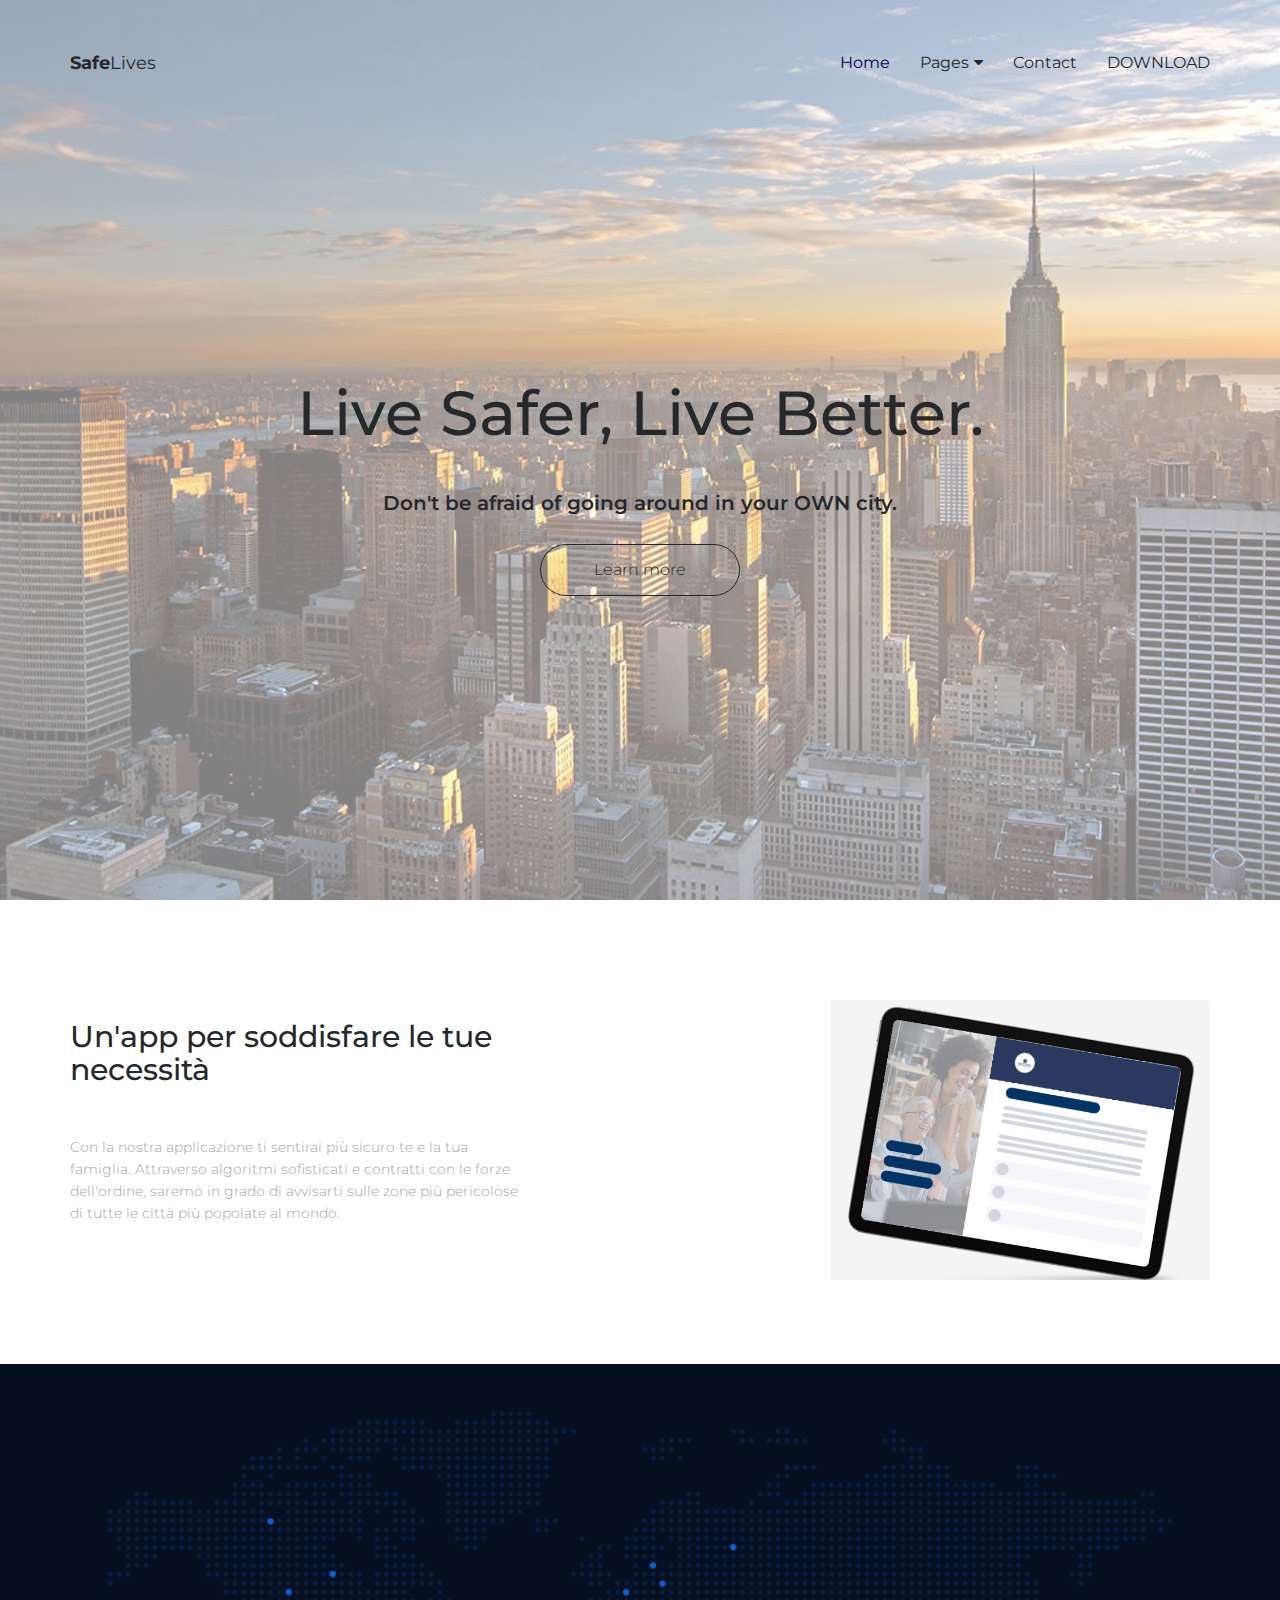
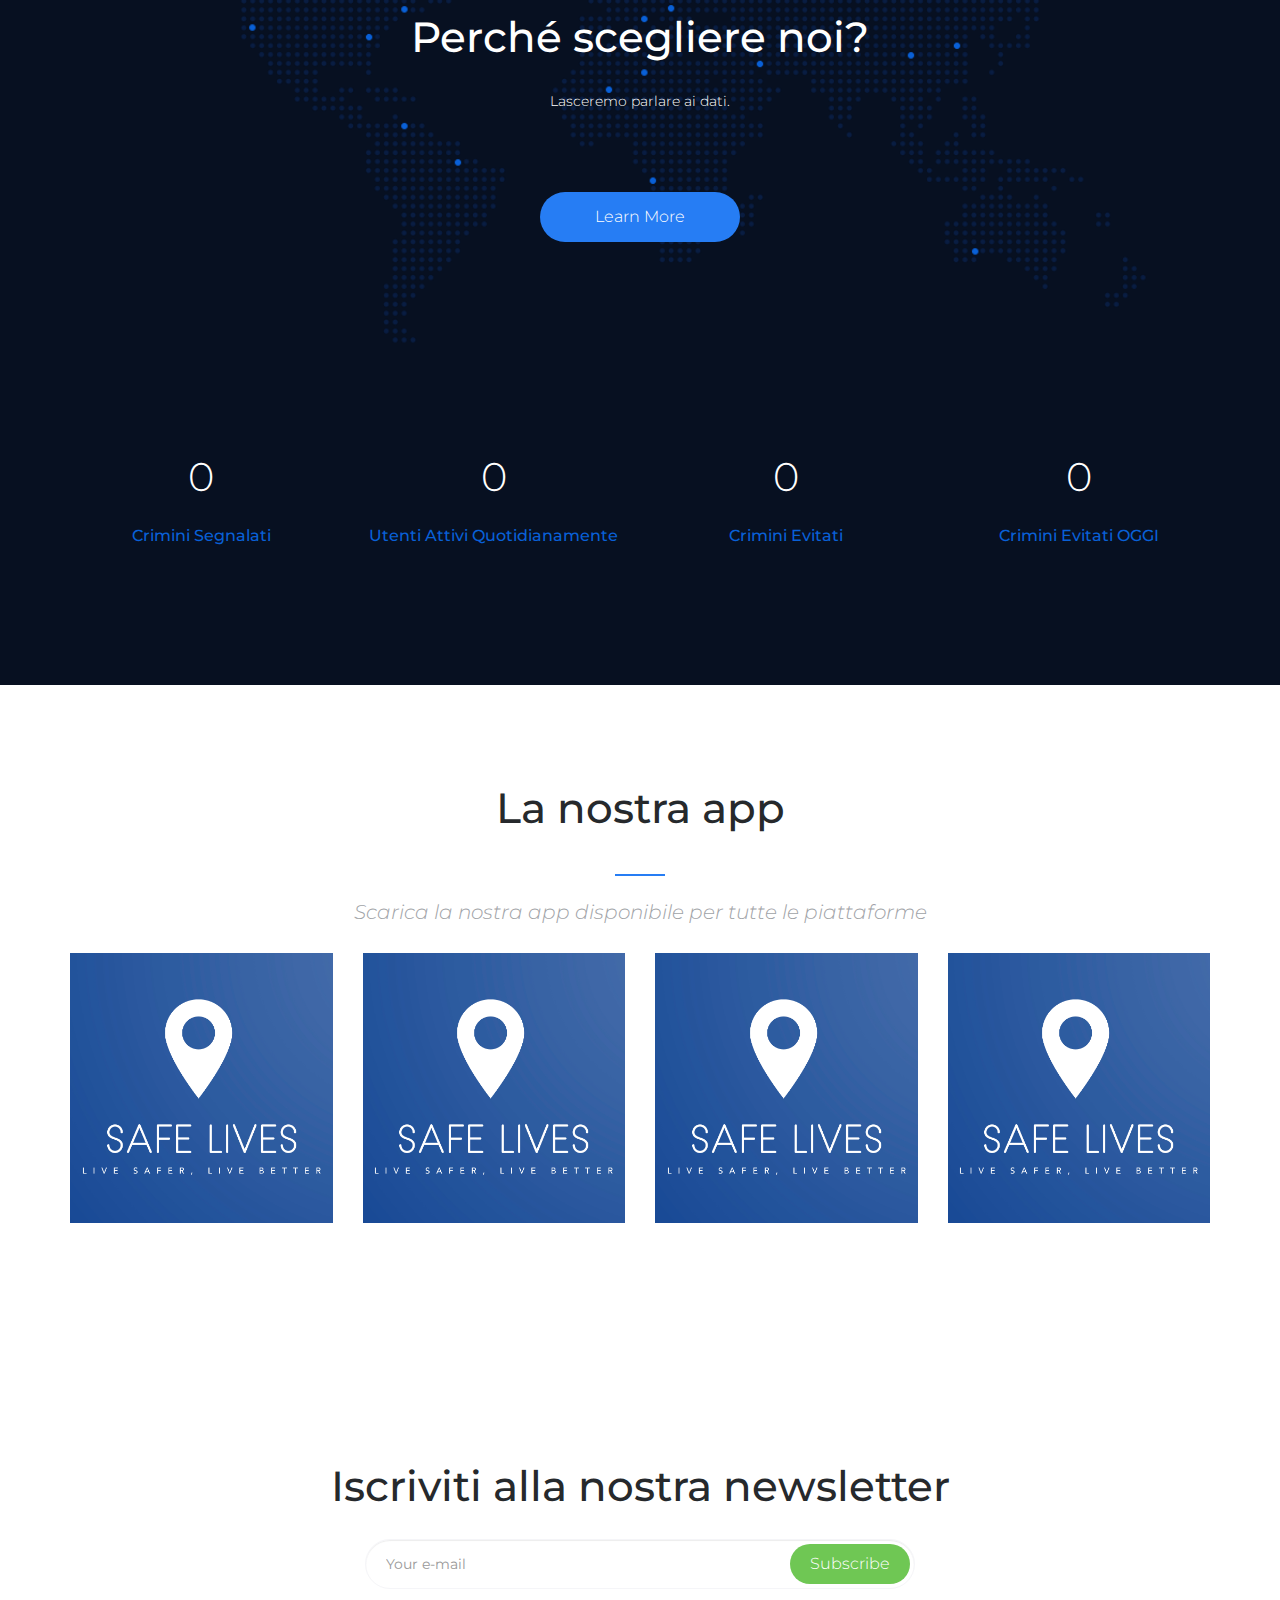
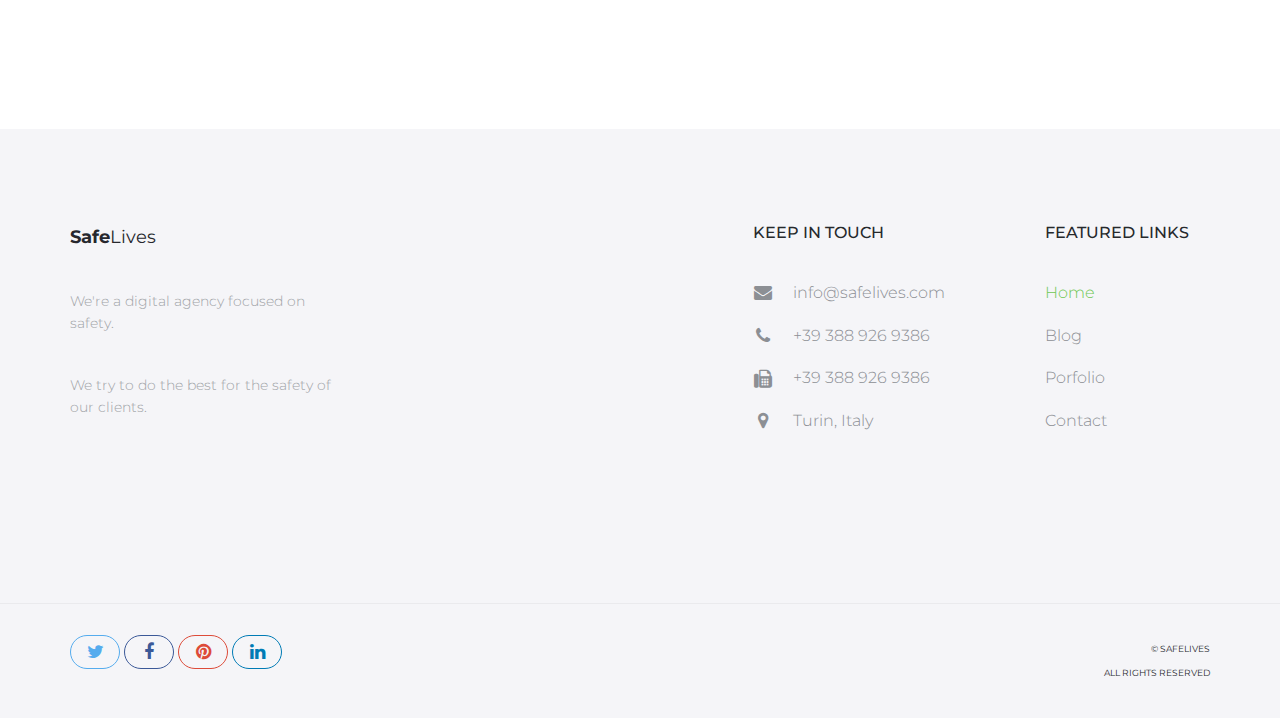
<file: index.html>
<!DOCTYPE html>
<html lang="en">
<head>

    <!-- Basic Page Needs
    ================================================== -->
    <meta http-equiv="Content-Type" content="text/html; charset=utf-8">
    <meta http-equiv="X-UA-Compatible" content="IE=edge">

    <title>Safer Lives</title>

    <meta name="description" content="">
    <meta name="author" content="">
    <meta name="keywords" content="">

    <!-- Mobile Specific Metas
    ================================================== -->
    <meta name="viewport" content="width=device-width, minimum-scale=1.0, maximum-scale=1.0">
    <meta name="apple-mobile-web-app-capable" content="yes">

    <!-- Fonts -->
    <link href="https://fonts.googleapis.com/css?family=Montserrat:300,300i,400,600,700" rel="stylesheet">
    <link rel="stylesheet" href="http://cdnjs.cloudflare.com/ajax/libs/font-awesome/4.4.0/css/font-awesome.min.css">

    <!-- Favicon
    ================================================== -->
    <link rel="apple-touch-icon" sizes="180x180" href="assets/img/apple-touch-icon.png">
    <link rel="icon" type="image/png" sizes="16x16" href="assets/img/favicon.png">

    <!-- Stylesheets
    ================================================== -->
    <!-- Bootstrap core CSS -->
    <link href="assets/css/bootstrap.min.css" rel="stylesheet">

    <!-- Custom styles for this template -->
    <link href="assets/css/style.css" rel="stylesheet">
    <link href="assets/css/responsive.css" rel="stylesheet">

    <!-- HTML5 shim and Respond.js IE8 support of HTML5 elements and media queries -->
    <!--[if lt IE 9]>
    <script src="https://oss.maxcdn.com/libs/html5shiv/3.7.0/html5shiv.js"></script>
    <script src="https://oss.maxcdn.com/libs/respond.js/1.4.2/respond.min.js"></script>
    <![endif]-->

</head>
<body>

    <header id="masthead" class="site-header">
        <nav id="primary-navigation" class="site-navigation">
            <div class="container">

                <div class="navbar-header">
                   
                    <a class="site-title"><span>Safe</span>Lives</a>

                </div><!-- /.navbar-header -->

                <div class="collapse navbar-collapse" id="agency-navbar-collapse">

                    <ul class="nav navbar-nav navbar-right">

                        <li class="active"><a href="index.html" data-toggle="dropdown">Home</a></li>
                        <li class="dropdown"><a href="#" class="dropdown-toggle" data-toggle="dropdown">Pages<i class="fa fa-caret-down hidden-xs" aria-hidden="true"></i></a>

                            <ul class="dropdown-menu" role="menu" aria-labelledby="menu1">
                              <li><a href="portfolio.html">Portfolio</a></li>
                              <li><a href="blog.html">Blog</a></li>
                            </ul>

                        </li>
                        <li><a href="contact.html">Contact</a></li>
                        <li><a href="ui-elements.html">DOWNLOAD</a></li>

                    </ul>

                </div>

            </div>   
        </nav><!-- /.site-navigation -->
    </header><!-- /#mastheaed -->

    <div id="hero" class="hero overlay">
        <div class="hero-content">
            <div class="hero-text">
                <h1>Live Safer, Live Better.</h1>
                <p style="font-weight: 600;">Don't be afraid of going around in your OWN city.</p>
                <a href="#" class="btn btn-border">Learn more</a>
            </div><!-- /.hero-text -->
        </div><!-- /.hero-content -->
    </div><!-- /.hero -->

    <main id="main" class="site-main">

        <section class="site-section section-features">
            <div class="container">
                <div class="row">
                    <div class="col-sm-5">
                        <h2>Un'app per soddisfare le tue necessità</h2>
                        <p>Con la nostra applicazione ti sentirai più sicuro te e la tua famiglia. Attraverso algoritmi sofisticati e contratti con le forze dell'ordine, saremo in grado di avvisarti sulle zone più pericolose di tutte le città più popolate al mondo.</p>
                    </div>
                    <div class="col-sm-7 hidden-xs">
                        <img src="assets/img/ipad-pro.png" alt="">
                    </div>
                </div>
            </div>
        </section><!-- /.section-features -->

      

        <section class="site-section section-map-feature text-center">

            <div class="container">
                <h2>Perché scegliere noi?</h2>
                <p>Lasceremo parlare ai dati.</p>
                <a href="#" class="btn btn-fill">Learn More</a>
                <div class="row">
                    <div class="col-sm-3 col-xs-6">
                        <div class="counter-item">
                            <p class="counter" data-to="903975" data-speed="2000">0</p>
                            <h3>Crimini Segnalati</h3>
                        </div><!-- /.counter-item -->
                    </div>
                    <div class="col-sm-3 col-xs-6">
                        <div class="counter-item">
                            <p class="counter" data-to="84748" data-speed="2000">0</p>       
                            <h3>Utenti Attivi Quotidianamente</h3>
                        </div> <!-- /.counter-item -->      
                    </div>
                    <div class="col-sm-3 col-xs-6">
                        <div class="counter-item">
                            <p class="counter" data-to="63857" data-speed="1000">0</p>
                            <h3>Crimini Evitati</h3>
                        </div><!-- /.counter-item -->
                    </div>
                    <div class="col-sm-3 col-xs-6">
                        <div class="counter-item">
                            <p class="counter" data-to="748" data-speed="1000">0</p>
                            <h3>Crimini Evitati OGGI</h3>
                        </div><!-- /.counter-item -->
                    </div>
                </div>
            </div>
            
        </section><!-- /.section-map-feature -->

        <section class="site-section section-portfolio">
            <div class="container">
                <div class="text-center">
                    <h2 class="heading-separator">La nostra app</h2>
                    <p class="subheading-text">Scarica la nostra app disponibile per tutte le piattaforme</p>
                </div>
                <div class="row">
                    <div class="col-lg-3 col-md-4 col-xs-6">
                        <div class="portfolio-item">
                            <img src="assets/img/logo1.jpeg" class="img-res" alt="">
                            <h4 class="portfolio-item-title">iOS</h4>
                            <a href="portfolio-item.html"><i class="fa fa-arrow-right" aria-hidden="true"></i></a>
                        </div><!-- /.portfolio-item -->
                    </div>
                    <div class="col-lg-3 col-md-4 col-xs-6">
                        <div class="portfolio-item">
                            <img src="assets/img/logo1.jpeg" class="img-res" alt="">
                            <h4 class="portfolio-item-title">Android</h4>
                            <a href="portfolio-item.html"><i class="fa fa-arrow-right" aria-hidden="true"></i></a>
                        </div><!-- /.portfolio-item -->
                    </div>
                    <div class="col-lg-3 col-md-4 col-xs-6">
                        <div class="portfolio-item">
                            <img src="assets/img/logo1.jpeg" class="img-res" alt="">
                            <h4 class="portfolio-item-title">MacOS</h4>
                            <a href="portfolio-item.html"><i class="fa fa-arrow-right" aria-hidden="true"></i></a>
                        </div><!-- /.portfolio-item -->
                    </div>
                    <div class="col-lg-3 col-md-4 col-xs-6">
                        <div class="portfolio-item">
                            <img src="assets/img/logo1.jpeg" class="img-res" alt="">
                            <h4 class="portfolio-item-title">Windows</h4>
                            <a href="portfolio-item.html"><i class="fa fa-arrow-right" aria-hidden="true"></i></a>
                        </div><!-- /.portfolio-item -->
                    </div>
                    </div>
                </div>
            </div>
        </section><!-- /.section-portfolio -->

        <section class="site-section section-newsletter text-center">
            <div class="container">
                <h2>Iscriviti alla nostra newsletter</h2>
                <form class="form-group newsletter-group">
                    <input type="email" class="form-control" placeholder="Your e-mail" required>
                    <button class="btn btn-green" type="button">Subscribe</button>
                </form><!-- /.newsletter-group -->
            </div>
        </section><!-- /.section-newsletter -->

    </main><!-- /#main -->

    <footer id="colophon" class="site-footer">
        <div class="container">
            <div class="row">
                <div class="col-md-3 col-sm-4 col-xs-6">
                    <a class="site-title"><span>Safe</span>Lives</a>
                    <p>We're a digital agency focused on safety.</p>
                    <p>We try to do the best for the safety of our clients.</p>
                </div>
                <div class="col-lg-offset-4 col-md-3 col-sm-4 col-md-offset-2 col-sm-offset-0 col-xs-6 ">
                    <h3>Keep in touch</h3>
                    <ul class="list-unstyled contact-links">
                        <li><i class="fa fa-envelope" aria-hidden="true"></i><a href="mailto:info@agencyperfect.com">info@safelives.com</a></li>
                        <li><i class="fa fa-phone" aria-hidden="true"></i><a href="tel:+37400800000">+39 388 926 9386 </a></li>
                        <li><i class="fa fa-fax" aria-hidden="true"></i><a href="+37400900000">+39 388 926 9386</a></li>
                        <li><i class="fa fa-map-marker" aria-hidden="true"></i><p>Turin, Italy</p></li>
                    </ul>
                </div>
                <div class="clearfix visible-xs"></div>
                <div class="col-lg-2 col-md-3 col-sm-4 col-xs-6">
                    <h3>Featured links</h3>
                    <ul class="list-unstyled">
                        <li class="active"><a href="index.html">Home</a></li>
                        <li><a href="blog.html">Blog</a></li>
                        <li><a href="portfolio.html">Porfolio</a></li>
                        <li><a href="contact.html">Contact</a></li>
                    </ul>
                </div>
            </div>
        </div>
        <div class="copyright">
            <div class="container">
                <div class="row">
                    <div class="col-xs-8">
                        <div class="social-links">
                            <a class="twitter-bg" href="#"><i class="fa fa-twitter"></i></a>
                            <a class="facebook-bg" href="#"><i class="fa fa-facebook"></i></a>
                            <a class="pinterest" href="#"><i class="fa fa-pinterest"></i></a>
                            <a class="linkedin-bg" href="#"><i class="fa fa-linkedin"></i></a>
                        </div><!-- /.social-links -->
                    </div>
                    <div class="col-xs-4">
                        <div class="text-right">
                            <p>&copy; safelives</p>
                            <p>All Rights Reserved</p>
                        </div>
                    </div>
                </div>
            </div>
        </div><!-- /.copyright -->
    </footer><!-- /#footer -->


    <!-- Bootstrap core JavaScript
    ================================================== -->
    <!-- Placed at the end of the document so the pages load faster -->
    <script src="https://ajax.googleapis.com/ajax/libs/jquery/3.1.1/jquery.min.js"></script>
    <script src="assets/js/bootstrap.min.js"></script>
    <script src="assets/js/bootstrap-select.min.js"></script>
    <script src="assets/js/jquery.slicknav.min.js"></script>
    <script src="assets/js/jquery.countTo.min.js"></script>
    <script src="assets/js/jquery.shuffle.min.js"></script>
    <script src="assets/js/script.js"></script>
  
</body>
</html>
</file>
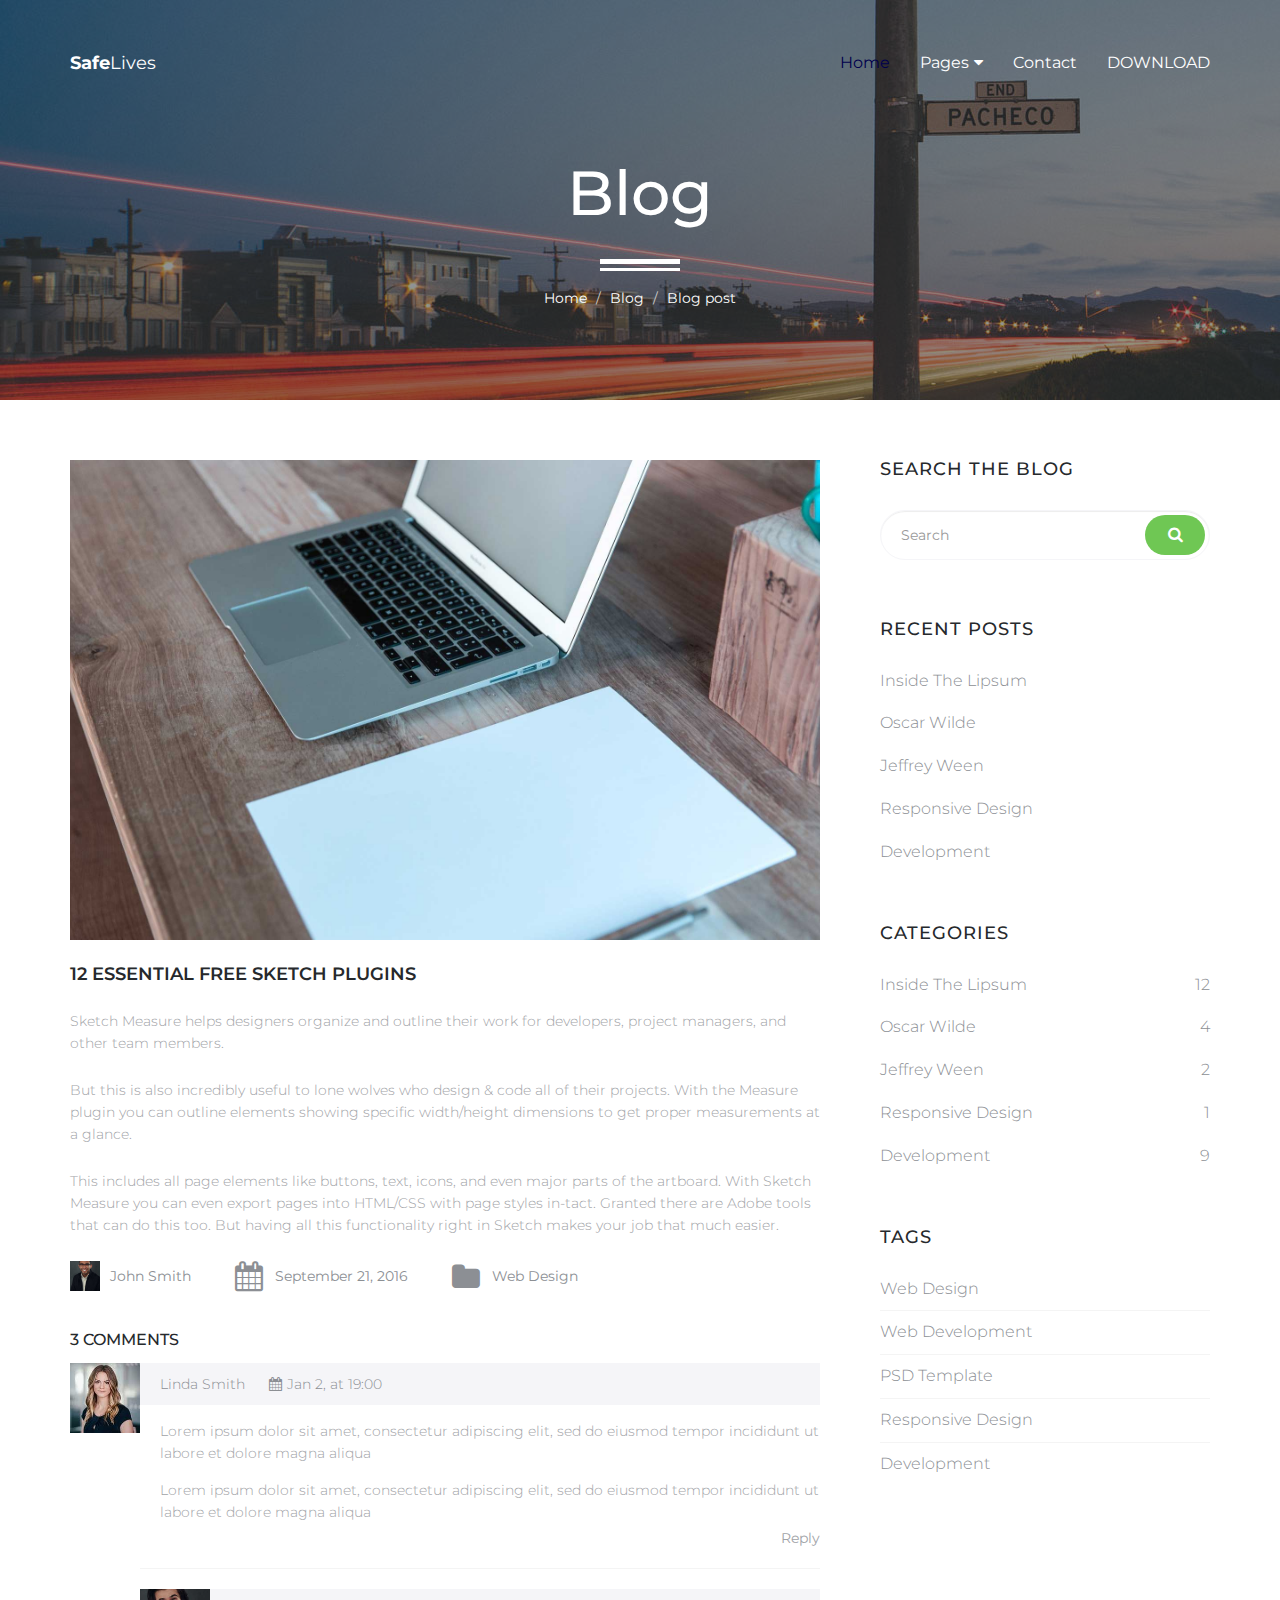
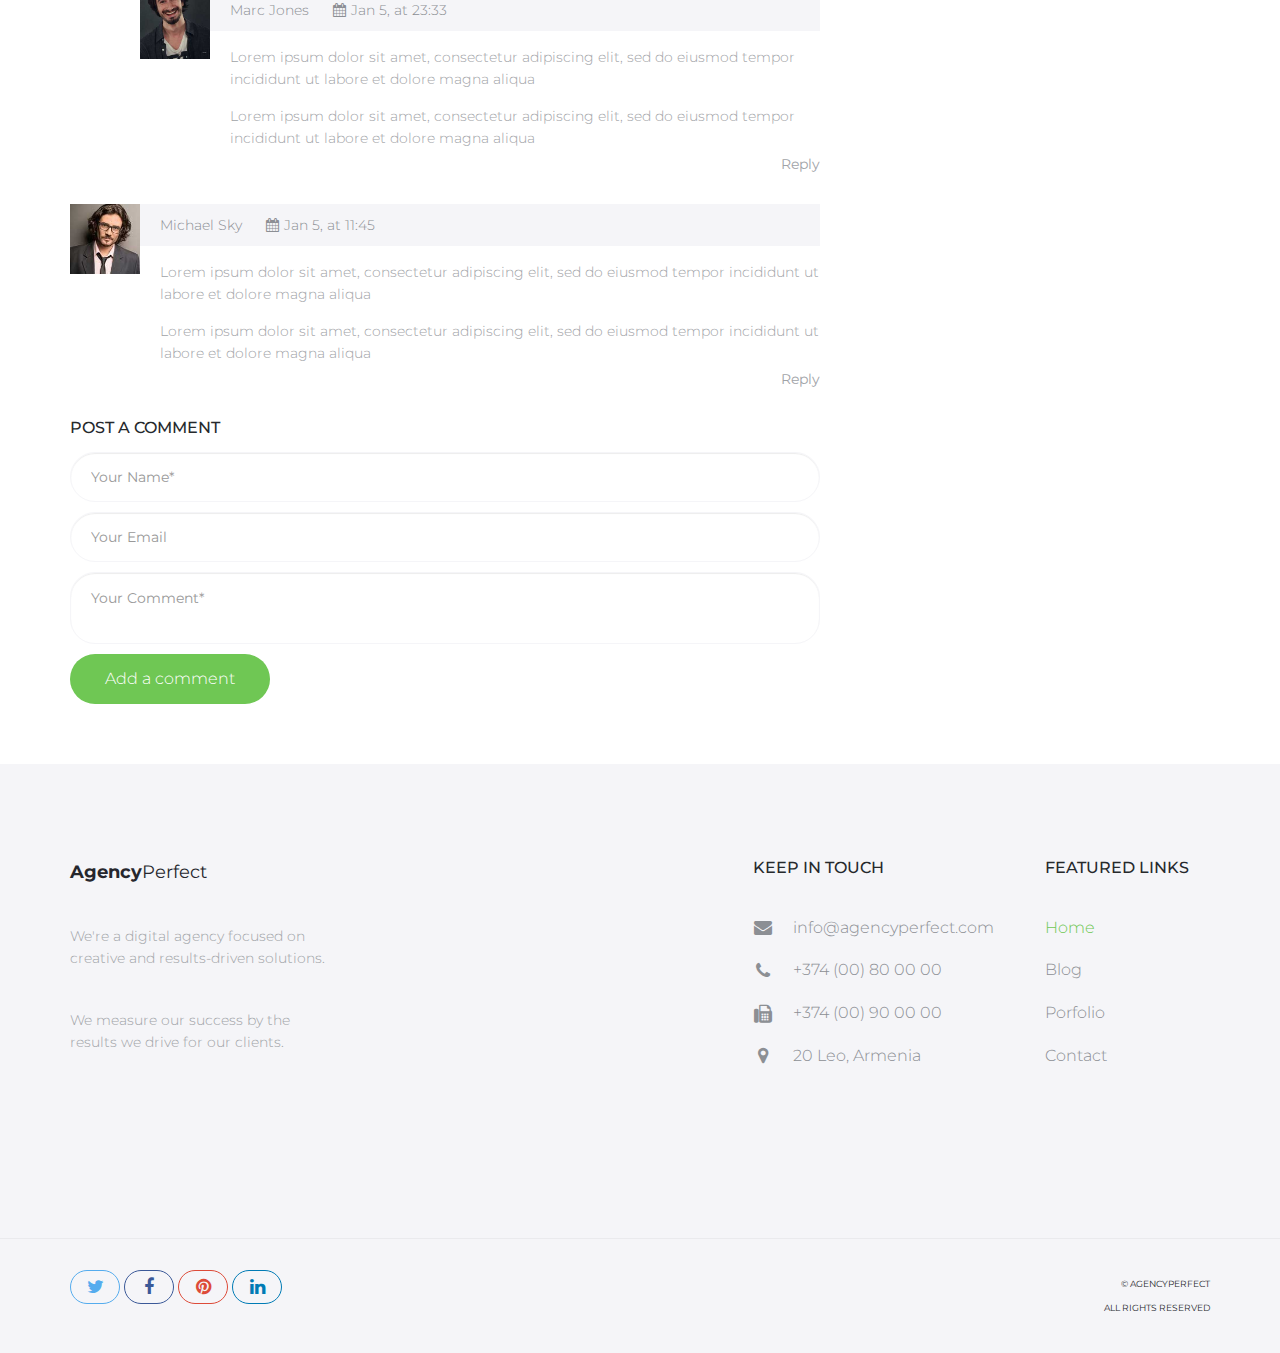
<file: blog-post.html>
<!DOCTYPE html>
<html lang="en">
<head>

    <!-- Basic Page Needs
    ================================================== -->
    <meta http-equiv="Content-Type" content="text/html; charset=utf-8">
    <meta http-equiv="X-UA-Compatible" content="IE=edge">

    <title>Blog Post | Agency Perfect</title>

    <meta name="description" content="">
    <meta name="author" content="">
    <meta name="keywords" content="">

    <!-- Mobile Specific Metas
    ================================================== -->
    <meta name="viewport" content="width=device-width, minimum-scale=1.0, maximum-scale=1.0">
    <meta name="apple-mobile-web-app-capable" content="yes">

    <!-- Fonts -->
    <link href="https://fonts.googleapis.com/css?family=Montserrat:300,300i,400,600,700" rel="stylesheet">
    <link rel="stylesheet" href="http://cdnjs.cloudflare.com/ajax/libs/font-awesome/4.4.0/css/font-awesome.min.css">

    <!-- Favicon
    ================================================== -->
    <link rel="apple-touch-icon" sizes="180x180" href="assets/img/apple-touch-icon.png">
    <link rel="icon" type="image/png" sizes="16x16" href="assets/img/favicon.png">

    <!-- Stylesheets
    ================================================== -->
    <!-- Bootstrap core CSS -->
    <link href="assets/css/bootstrap.min.css" rel="stylesheet">

    <!-- Custom styles for this template -->
    <link href="assets/css/style.css" rel="stylesheet">
    <link href="assets/css/responsive.css" rel="stylesheet">

    <!-- HTML5 shim and Respond.js IE8 support of HTML5 elements and media queries -->
    <!--[if lt IE 9]>
    <script src="https://oss.maxcdn.com/libs/html5shiv/3.7.0/html5shiv.js"></script>
    <script src="https://oss.maxcdn.com/libs/respond.js/1.4.2/respond.min.js"></script>
    <![endif]-->

</head>
<body>

    <header id="masthead" class="site-header site-header-white">
        <nav id="primary-navigation" class="site-navigation">
            <div class="container">

                <div class="navbar-header">
                   
                    <a href="index.html" class="site-title"><span>Safe</span>Lives</a>

                </div><!-- /.navbar-header -->

                <div class="collapse navbar-collapse" id="agency-navbar-collapse">

                    <ul class="nav navbar-nav navbar-right">

                        <li class="active"><a href="index.html" data-toggle="dropdown">Home</a></li>
                        <li class="dropdown"><a href="#" class="dropdown-toggle" data-toggle="dropdown">Pages<i class="fa fa-caret-down hidden-xs" aria-hidden="true"></i></a>

                            <ul class="dropdown-menu" role="menu" aria-labelledby="menu1">
                              <li><a href="portfolio.html">Portfolio</a></li>
                              <li><a href="blog.html">Blog</a></li>
                            </ul>

                        </li>
                        <li><a href="contact.html">Contact</a></li>
                        <li><a href="ui-elements.html">DOWNLOAD</a></li>

                    </ul>


                </div>

            </div>   
        </nav><!-- /.site-navigation -->
    </header><!-- /#mastheaed -->

    <div id="hero" class="hero overlay subpage-hero blog-hero">
        <div class="hero-content">
            <div class="hero-text">
                <h1>Blog</h1>
                <ol class="breadcrumb">
                  <li class="breadcrumb-item"><a href="index.html">Home</a></li>
                  <li class="breadcrumb-item"><a href="blog.html">Blog</a></li>
                  <li class="breadcrumb-item active">Blog post</li>
                </ol>
            </div><!-- /.hero-text -->
        </div><!-- /.hero-content -->
    </div><!-- /.hero -->

    <main id="main" class="site-main">

        <section class="site-section subpage-site-section section-blog">
            <div class="container">
                <div class="row">
                    <div class="col-md-8">
                        <article class="blog-post">
                            <img src="assets/img/portfolio-1.jpg" class="img-res" alt="">
                            <div class="post-content">
                                <h2 class="post-title">12 Essential Free Sketch Plugins</h2>
                                <p>Sketch Measure helps designers organize and outline their work for developers, project managers, and other team members.</p>
                                <p>But this is also incredibly useful to lone wolves who design & code all of their projects. With the Measure plugin you can outline elements showing specific width/height dimensions to get proper measurements at a glance.</p>
                                <p>This includes all page elements like buttons, text, icons, and even major parts of the artboard. With Sketch Measure you can even export pages into HTML/CSS with page styles in-tact. Granted there are Adobe tools that can do this too. But having all this functionality right in Sketch makes your job that much easier.</p>
  
                                <div class="post-meta">
                                    <span class="post-author">
                                        <a href="#"><img class="img-res" src="assets/img/author.jpg" alt=""> John Smith</a>
                                    </span>
                                    <span class="post-date">
                                        <a href=""><i class="fa fa-calendar" aria-hidden="true"></i> September 21, 2016</a>
                                        </span>
                                    <span class="post-category">
                                        <a href=""><i class="fa fa-folder" aria-hidden="true"></i> Web Design</a>
                                    </span>
                                </div><!-- /.post-meta -->
                            </div><!-- /.post-content -->
                        </article><!-- /.blog-post -->
                        <div id="PostComments" class="post-comments">
                            <h3>3 Comments</h3>
                            <div class="post-comment">

                                <img class="img-res" src="assets/img/author-2.jpg" alt="">

                                <div class="post-comment-content">
                                    
                                    <div class="post-comment-content-details">
                                        <p class="post-comment-author-name">Linda Smith</p>
                                        <p class="post-comment-date"><i class="fa fa-calendar" aria-hidden="true"></i>Jan 2, at 19:00</p>
                                    </div><!-- /.post-content-details -->
                                    <p class="comment">Lorem ipsum dolor sit amet, consectetur adipiscing elit, sed do eiusmod tempor incididunt ut labore et dolore magna aliqua</p>

                                    <p class="comment">Lorem ipsum dolor sit amet, consectetur adipiscing elit, sed do eiusmod tempor incididunt ut labore et dolore magna aliqua</p>
                                    <div class="text-right comment-reply">
                                        <a href="#">Reply</a>
                                    </div>
                                        
                                </div><!-- /.post-comment-content --> 
                            </div><!-- /.post-comment --> 
                            <div class="replied">
                                <div class="post-comment">

                                    <img class="img-res" src="assets/img/author-3.jpg" alt="">

                                    <div class="post-comment-content">
                                        
                                        <div class="post-comment-content-details">
                                            <p class="post-comment-author-name">Marc Jones</p>
                                            <p class="post-comment-date"><i class="fa fa-calendar" aria-hidden="true"></i>Jan 5, at 23:33</p>
                                        </div><!-- /.post-content-details -->
                                        <p class="comment">Lorem ipsum dolor sit amet, consectetur adipiscing elit, sed do eiusmod tempor incididunt ut labore et dolore magna aliqua</p>

                                        <p class="comment">Lorem ipsum dolor sit amet, consectetur adipiscing elit, sed do eiusmod tempor incididunt ut labore et dolore magna aliqua</p>
                                        <div class="text-right comment-reply">
                                            <a href="#">Reply</a>
                                        </div>
                                            
                                    </div><!-- /.post-comment-content --> 
                                </div><!-- /.post-comment --> 
                            </div><!-- /.replied -->
                            <div class="post-comment">

                                <img class="img-res" src="assets/img/author-4.jpg" alt="">

                                <div class="post-comment-content">
                                    
                                    <div class="post-comment-content-details">
                                        <p class="post-comment-author-name">Michael Sky</p>
                                        <p class="post-comment-date"><i class="fa fa-calendar" aria-hidden="true"></i>Jan 5, at 11:45</p>
                                    </div><!-- /.post-content-details -->
                                    <p class="comment">Lorem ipsum dolor sit amet, consectetur adipiscing elit, sed do eiusmod tempor incididunt ut labore et dolore magna aliqua</p>

                                    <p class="comment">Lorem ipsum dolor sit amet, consectetur adipiscing elit, sed do eiusmod tempor incididunt ut labore et dolore magna aliqua</p>
                                    <div class="text-right comment-reply">
                                        <a href="#">Reply</a>
                                    </div>
                                        
                                </div><!-- /.post-comment-content --> 
                            </div><!-- /.post-comment --> 
                        </div><!-- /#PostComments -->
                        <div class="respond">
                            <h3>Post a Comment</h3>
                            <form class="form-horizontal">
                                <input class="form-control" type="text" placeholder="Your Name*" required>
                                <input class="form-control" type="email" placeholder="Your Email" required>
                                <textarea class="form-control form-control-comment" type="text" placeholder="Your Comment*" required></textarea>
                                <button class="btn btn-green">Add a comment</button>
                            </form>    
                        </div><!-- /.respond -->
                    </div>
                    <aside class="col-md-4">
                        <div class="sidebar">
                            <div class="widget search-form">
                                <h4 class="widget-title">Search the blog</h4>
                                <form class="form-group">
                                    <input type="text" class="form-control" placeholder="Search" required>
                                    <button class="btn btn-green" type="button"><i class="fa fa-search" aria-hidden="true"></i></button>
                                </form>
                            </div><!-- /.search-form -->
                            <div class="widget widget-recent-posts">
                                <h4 class="widget-title">Recent posts</h4>
                                <ul class="list-unstyled">
                                    <li><a href="#">Inside The Lipsum</a></li>
                                    <li><a href="#">Oscar Wilde</a></li>
                                    <li><a href="#">Jeffrey Ween</a></li>
                                    <li><a href="#">Responsive Design</a></li>
                                    <li><a href="#">Development</a></li>
                                </ul>
                            </div><!-- /.widget-recent-posts -->
                            <div class="widget widget-categories">
                                <h4 class="widget-title">Categories</h4>
                                <ul class="list-unstyled">
                                    <li><a href="#">Inside The Lipsum <span>12</span></a></li>
                                    <li><a href="#">Oscar Wilde<span>4</span></a></li>
                                    <li><a href="#">Jeffrey Ween<span>2</span></a></li>
                                    <li><a href="#">Responsive Design<span>1</span></a></li>
                                    <li><a href="#">Development<span>9</span></a></li>
                                </ul>
                            </div><!-- /.widget-categories -->
                            <div class="widget widget-tags">
                                <h4 class="widget-title">Tags</h4>
                                <ul class="list-unstyled">
                                    <li><a href="#">Web Design</a></li>
                                    <li><a href="#">Web Development</a></li>
                                    <li><a href="#">PSD Template</a></li>
                                    <li><a href="#">Responsive Design</a></li>
                                    <li><a href="#">Development</a></li>
                                </ul>
                            </div><!-- /.widget-tags -->
                        </div><!-- /.sidebar -->
                    </aside>
                </div>
            </div>
        </section><!-- /.section-portfolio -->

    </main><!-- /#main -->

    <footer id="colophon" class="site-footer">
        <div class="container">
            <div class="row">
                <div class="col-md-3 col-sm-4 col-xs-6">
                    <a class="site-title"><span>Agency</span>Perfect</a>
                    <p>We're a digital agency focused on creative and results-driven solutions.</p>
                    <p>We measure our success by the results we drive for our clients.</p>
                </div>
                <div class="col-lg-offset-4 col-md-3 col-sm-4 col-md-offset-2 col-sm-offset-0 col-xs-6 ">
                    <h3>Keep in touch</h3>
                    <ul class="list-unstyled contact-links">
                        <li><i class="fa fa-envelope" aria-hidden="true"></i><a href="mailto:info@agencyperfect.com">info@agencyperfect.com</a></li>
                        <li><i class="fa fa-phone" aria-hidden="true"></i><a href="tel:+37400800000">+374 (00) 80 00 00 </a></li>
                        <li><i class="fa fa-fax" aria-hidden="true"></i><a href="+37400900000">+374 (00) 90 00 00</a></li>
                        <li><i class="fa fa-map-marker" aria-hidden="true"></i><p>20 Leo, Armenia</p></li>
                    </ul>
                </div>
                <div class="clearfix visible-xs"></div>
                <div class="col-lg-2 col-md-3 col-sm-4 col-xs-6">
                    <h3>Featured links</h3>
                    <ul class="list-unstyled">
                        <li class="active"><a href="index.html">Home</a></li>
                        <li><a href="blog.html">Blog</a></li>
                        <li><a href="portfolio.html">Porfolio</a></li>
                        <li><a href="contact.html">Contact</a></li>
                    </ul>
                </div>
            </div>
        </div>
        <div class="copyright">
            <div class="container">
                <div class="row">
                    <div class="col-xs-8">
                        <div class="social-links">
                            <a class="twitter-bg" href="#"><i class="fa fa-twitter"></i></a>
                            <a class="facebook-bg" href="#"><i class="fa fa-facebook"></i></a>
                            <a class="pinterest" href="#"><i class="fa fa-pinterest"></i></a>
                            <a class="linkedin-bg" href="#"><i class="fa fa-linkedin"></i></a>
                        </div><!-- /.social-links -->
                    </div>
                    <div class="col-xs-4">
                        <div class="text-right">
                            <p>&copy; AgencyPerfect</p>
                            <p>All Rights Reserved</p>
                        </div>
                    </div>
                </div>
            </div>
        </div><!-- /.copyright -->
    </footer><!-- /#footer -->



    <!-- Bootstrap core JavaScript
    ================================================== -->
    <!-- Placed at the end of the document so the pages load faster -->
    <script src="https://ajax.googleapis.com/ajax/libs/jquery/3.1.1/jquery.min.js"></script>
    <script src="assets/js/bootstrap.min.js"></script>
    <script src="assets/js/bootstrap-select.min.js"></script>
    <script src="assets/js/jquery.slicknav.min.js"></script>
    <script src="assets/js/jquery.countTo.min.js"></script>
    <script src="assets/js/jquery.shuffle.min.js"></script>
    <script src="assets/js/script.js"></script>
  
</body>
</html>
</file>
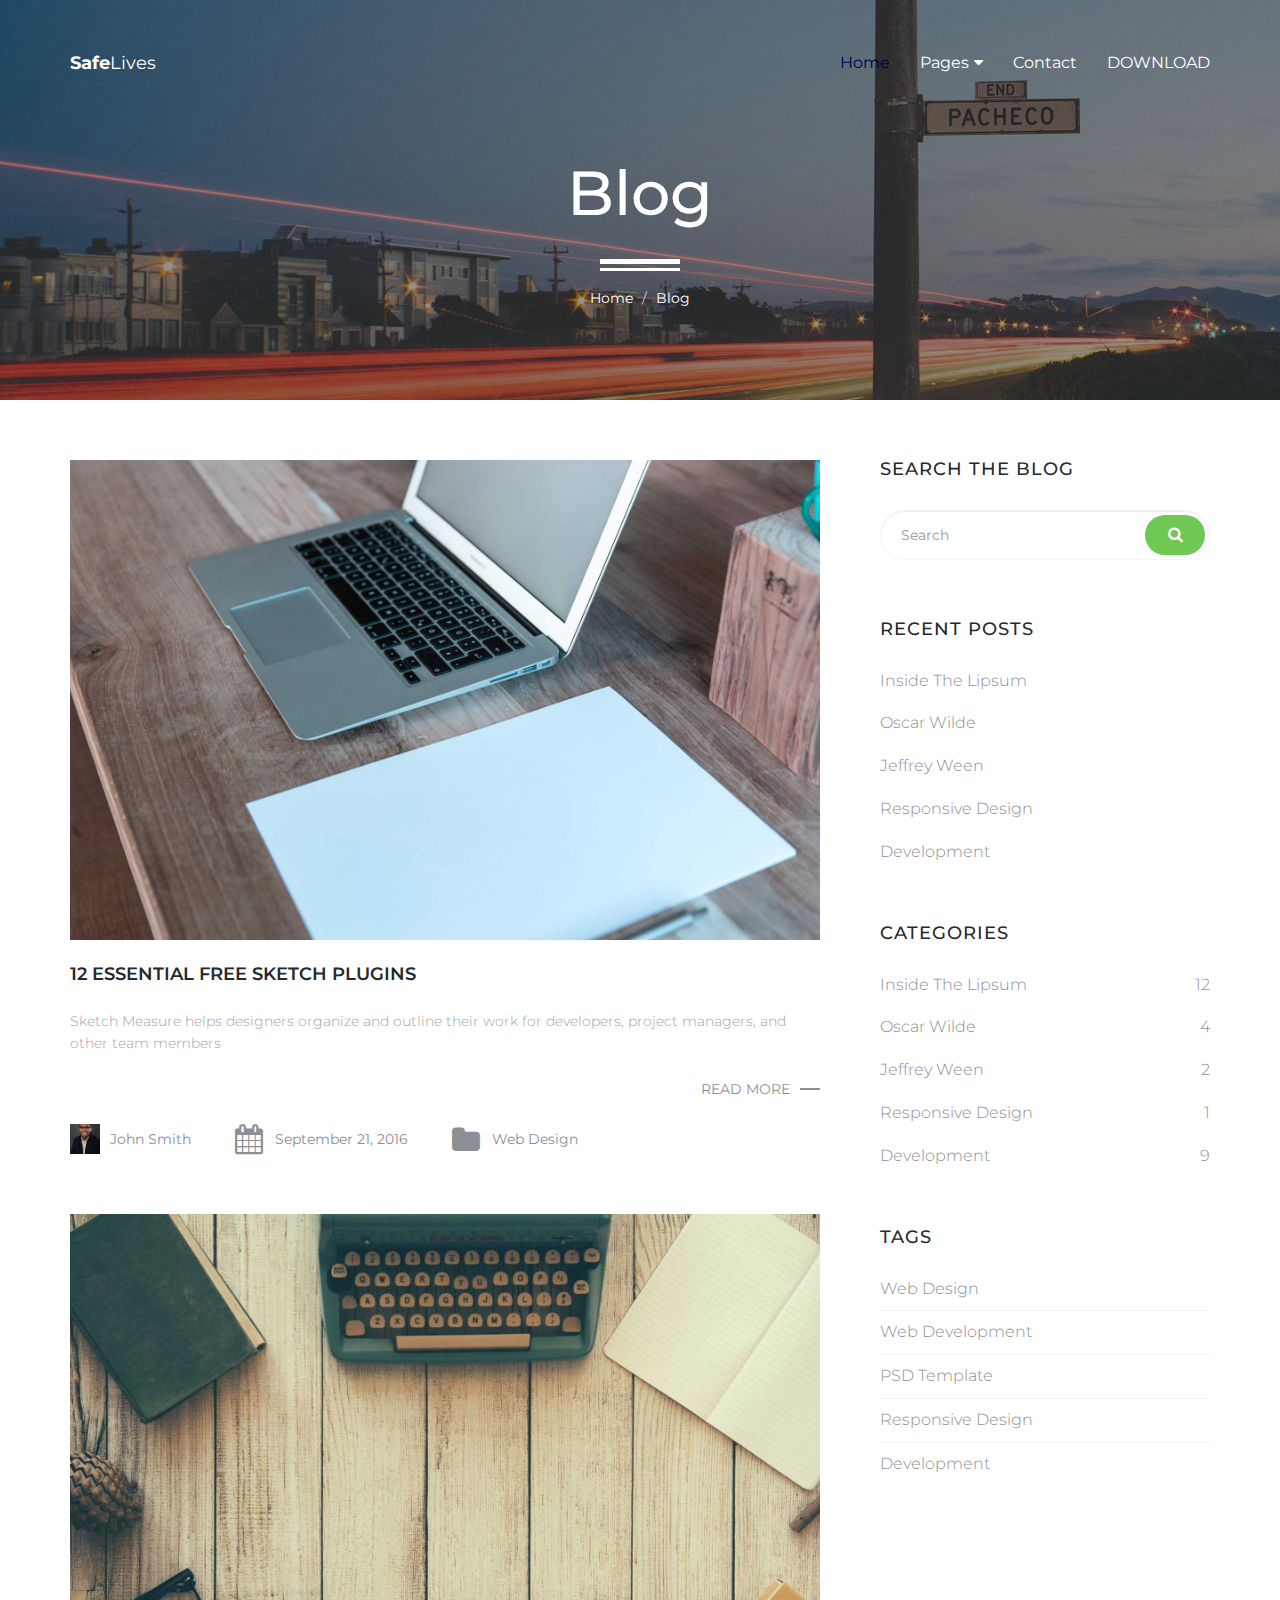
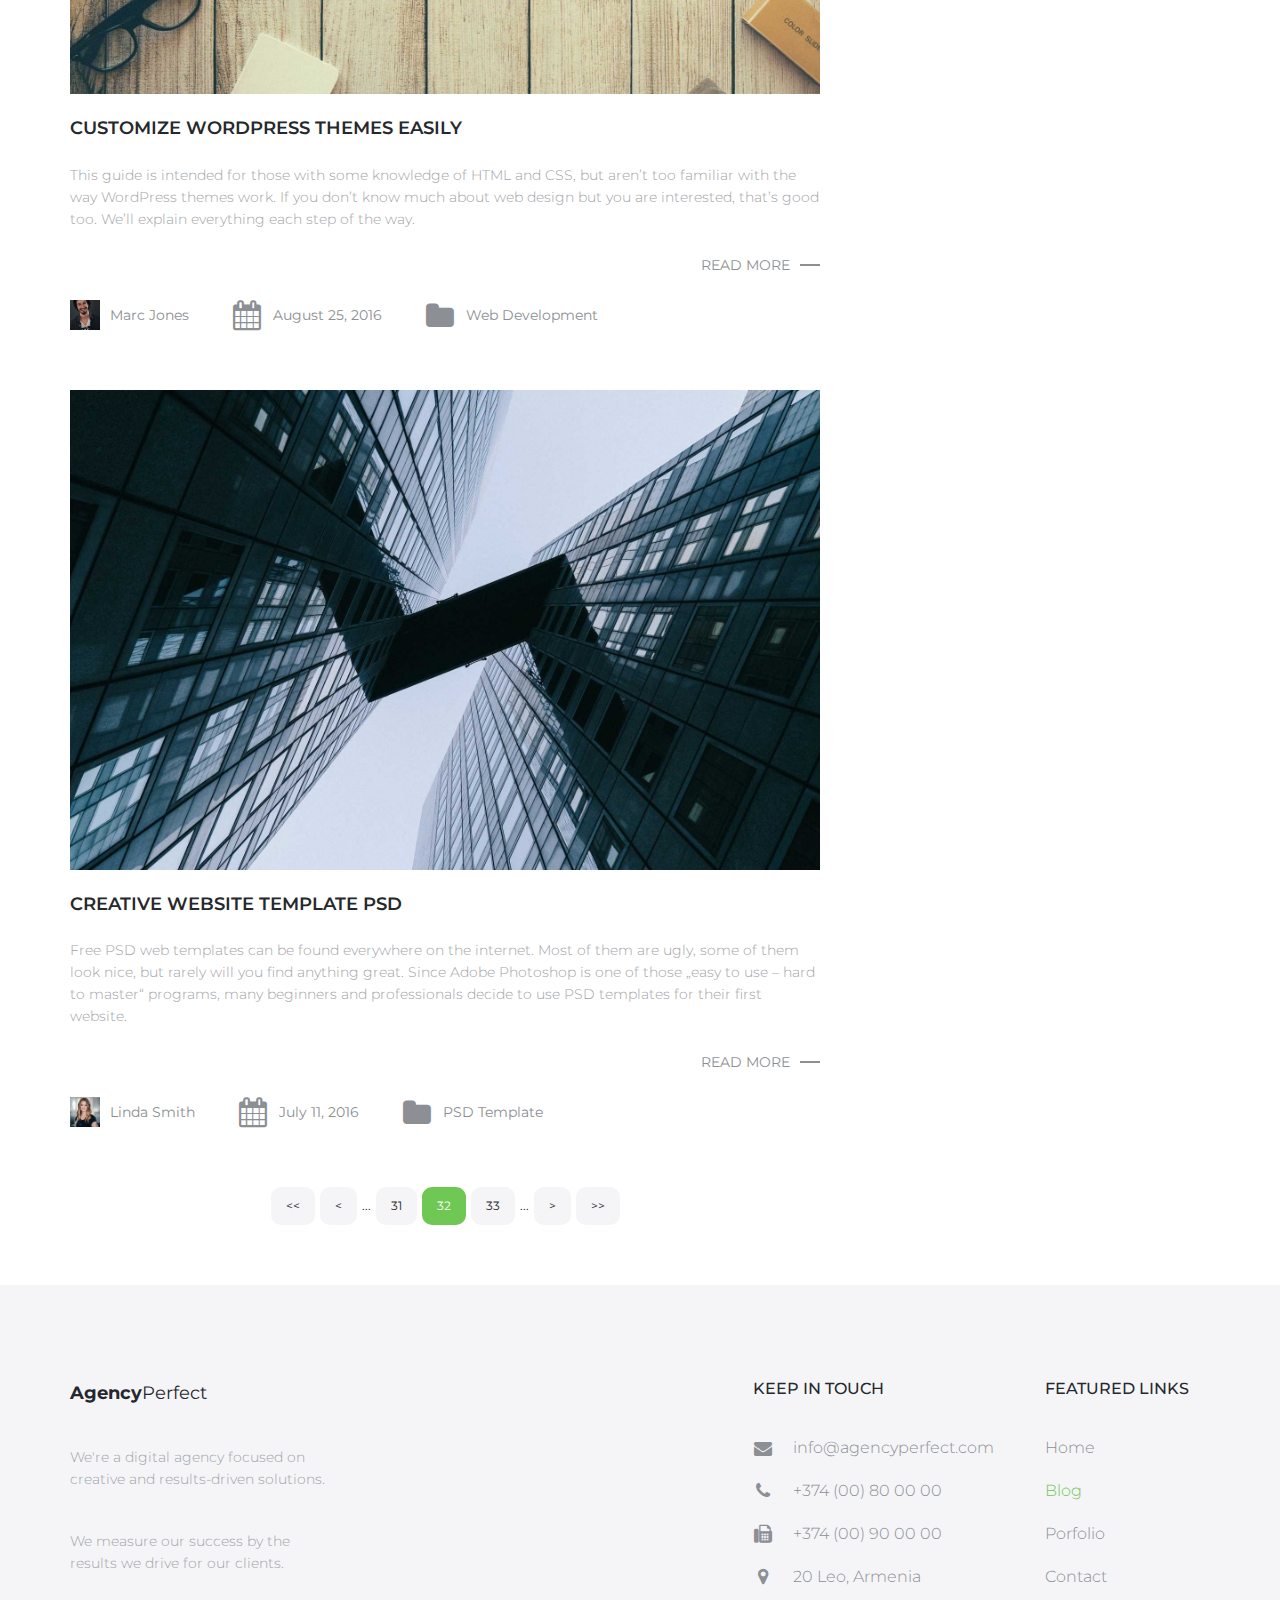
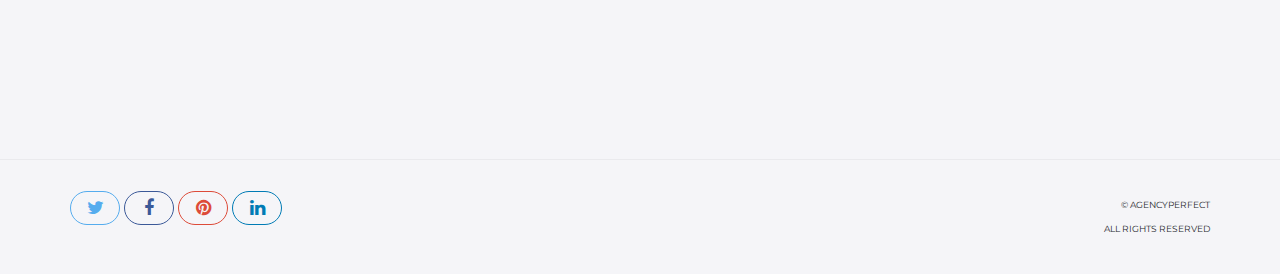
<file: blog.html>
<!DOCTYPE html>
<html lang="en">
<head>

    <!-- Basic Page Needs
    ================================================== -->
    <meta http-equiv="Content-Type" content="text/html; charset=utf-8">
    <meta http-equiv="X-UA-Compatible" content="IE=edge">

    <title>Blog | Agency Perfect</title>

    <meta name="description" content="">
    <meta name="author" content="">
    <meta name="keywords" content="">

    <!-- Mobile Specific Metas
    ================================================== -->
    <meta name="viewport" content="width=device-width, minimum-scale=1.0, maximum-scale=1.0">
    <meta name="apple-mobile-web-app-capable" content="yes">

    <!-- Fonts -->
    <link href="https://fonts.googleapis.com/css?family=Montserrat:300,300i,400,600,700" rel="stylesheet">
    <link rel="stylesheet" href="http://cdnjs.cloudflare.com/ajax/libs/font-awesome/4.4.0/css/font-awesome.min.css">

    <!-- Favicon
    ================================================== -->
    <link rel="apple-touch-icon" sizes="180x180" href="assets/img/apple-touch-icon.png">
    <link rel="icon" type="image/png" sizes="16x16" href="assets/img/favicon.png">

    <!-- Stylesheets
    ================================================== -->
    <!-- Bootstrap core CSS -->
    <link href="assets/css/bootstrap.min.css" rel="stylesheet">

    <!-- Custom styles for this template -->
    <link href="assets/css/style.css" rel="stylesheet">
    <link href="assets/css/responsive.css" rel="stylesheet">

    <!-- HTML5 shim and Respond.js IE8 support of HTML5 elements and media queries -->
    <!--[if lt IE 9]>
    <script src="https://oss.maxcdn.com/libs/html5shiv/3.7.0/html5shiv.js"></script>
    <script src="https://oss.maxcdn.com/libs/respond.js/1.4.2/respond.min.js"></script>
    <![endif]-->

</head>
<body>

    <header id="masthead" class="site-header site-header-white">
        <nav id="primary-navigation" class="site-navigation">
            <div class="container">

                <div class="navbar-header">
                   
                    <a href="index.html" class="site-title"><span>Safe</span>Lives</a>
                </div><!-- /.navbar-header -->

                <div class="collapse navbar-collapse" id="agency-navbar-collapse">

                    <ul class="nav navbar-nav navbar-right">

                        <li class="active"><a href="index.html" data-toggle="dropdown">Home</a></li>
                        <li class="dropdown"><a href="#" class="dropdown-toggle" data-toggle="dropdown">Pages<i class="fa fa-caret-down hidden-xs" aria-hidden="true"></i></a>

                            <ul class="dropdown-menu" role="menu" aria-labelledby="menu1">
                              <li><a href="portfolio.html">Portfolio</a></li>
                              <li><a href="blog.html">Blog</a></li>
                            </ul>

                        </li>
                        <li><a href="contact.html">Contact</a></li>
                        <li><a href="ui-elements.html">DOWNLOAD</a></li>

                    </ul>


                </div>

            </div>   
        </nav><!-- /.site-navigation -->
    </header><!-- /#mastheaed -->

    <div id="hero" class="hero overlay subpage-hero blog-hero">
        <div class="hero-content">
            <div class="hero-text">
                <h1>Blog</h1>
                <ol class="breadcrumb">
                  <li class="breadcrumb-item"><a href="#">Home</a></li>
                  <li class="breadcrumb-item active">Blog</li>
                </ol>
            </div><!-- /.hero-text -->
        </div><!-- /.hero-content -->
    </div><!-- /.hero -->

    <main id="main" class="site-main">

        <section class="site-section subpage-site-section section-blog">
            <div class="container">
                <div class="row">
                    <div class="col-md-8">
                        <article class="blog-post">
                            <a href="blog-post.html">
                                <img src="assets/img/portfolio-1.jpg" class="img-res" alt="">
                            </a>
                            <div class="post-content">
                                <h3 class="post-title"><a href="blog-post.html">12 Essential Free Sketch Plugins</a></h3>
                                <p>Sketch Measure helps designers organize and outline their work for developers, project managers, and other team members</p>
                                <div class="text-right">
                                    <a class="read-more" href="blog-post.html">Read more</a>
                                </div>
                                <div class="post-meta">
                                    <span class="post-author">
                                        <a href="#"><img class="img-res" src="assets/img/author.jpg" alt="">John Smith</a>
                                    </span>
                                    <span class="post-date">
                                        <a href=""><i class="fa fa-calendar" aria-hidden="true"></i>September 21, 2016</a>
                                        </span>
                                    <span class="post-category">
                                        <a href=""><i class="fa fa-folder" aria-hidden="true"></i>Web Design</a>
                                    </span>
                                </div><!-- /.post-meta -->
                            </div><!-- /.post-content -->
                        </article><!-- /.blog-post -->
                        <article class="blog-post">
                            <a href="blog-post.html">
                                <img src="assets/img/portfolio-2.jpg" class="img-res" alt="">
                            </a>
                            <div class="post-content">
                                <h3 class="post-title"><a href="blog-post.html">Customize WordPress Themes Easily</a></h3>
                                <p>This guide is intended for those with some knowledge of HTML and CSS, but aren’t too familiar with the way WordPress themes work. If you don’t know much about web design but you are interested, that’s good too. We’ll explain everything each step of the way.</p>
                                <div class="text-right">
                                    <a class="read-more" href="blog-post.html">Read more</a>
                                </div>
                                <div class="post-meta">
                                    <span class="post-author">
                                        <a href="#"><img class="img-res" src="assets/img/author-3.jpg" alt="">Marc Jones</a>
                                    </span>
                                    <span class="post-date">
                                        <a href=""><i class="fa fa-calendar" aria-hidden="true"></i>August 25, 2016</a>
                                        </span>
                                    <span class="post-category">
                                        <a href=""><i class="fa fa-folder" aria-hidden="true"></i>Web Development</a>
                                    </span>
                                </div><!-- /.post-meta -->
                            </div><!-- /.post-content -->
                        </article><!-- /.blog-post -->
                        <article class="blog-post">
                            <a href="blog-post.html">
                                <img src="assets/img/portfolio-3.jpg" class="img-res" alt="">
                            </a>
                            <div class="post-content">
                                <h3 class="post-title"><a href="blog-post.html">Creative Website Template PSD</a></h3>
                                <p>Free PSD web templates can be found everywhere on the internet. Most of them are ugly, some of them look nice, but rarely will you find anything great. Since Adobe Photoshop is one of those „easy to use – hard to master“ programs, many beginners and professionals decide to use PSD templates for their first website.</p>
                                <div class="text-right">
                                    <a class="read-more" href="blog-post.html">Read more</a>
                                </div>
                                <div class="post-meta">
                                    <span class="post-author">
                                        <a href="#"><img class="img-res" src="assets/img/author-2.jpg" alt="">Linda Smith</a>
                                    </span>
                                    <span class="post-date">
                                        <a href=""><i class="fa fa-calendar" aria-hidden="true"></i>July 11, 2016</a>
                                        </span>
                                    <span class="post-category">
                                        <a href=""><i class="fa fa-folder" aria-hidden="true"></i>PSD Template</a>
                                    </span>
                                </div><!-- /.post-meta -->
                            </div><!-- /.post-content -->
                        </article><!-- /.blog-post -->

                        <div class="ui-pagination mt-50">
                            <div class="row">
                                <div class="col-md-12 text-center">
                                    <ul class="pagination">
                                        <li><a href="#">&lt;&lt;</a></li>
                                        <li><a href="#">&lt;</a></li>
                                        <li class="more"><a href="#">...</a></li>
                                        <li><a href="#">31</a></li>
                                        <li class="active"><a href="#">32</a></li>
                                        <li><a href="#">33</a></li>
                                        <li class="more"><a href="#">...</a></li>
                                        <li><a href="#">&gt;</a></li>
                                        <li><a href="#">&gt;&gt;</a></li>
                                    </ul><!-- /.pagination -->               
                                </div>
                            </div>
                        </div><!-- /.ui-pagination -->
                    </div>
                    <aside class="col-md-4">
                        <div class="sidebar">
                            <div class="widget search-form">
                                <h4 class="widget-title">Search the blog</h4>
                                <form class="form-group">
                                    <input type="text" class="form-control" placeholder="Search" required>
                                    <button class="btn btn-green" type="button"><i class="fa fa-search" aria-hidden="true"></i></button>
                                </form>
                            </div><!-- /.search-form -->
                            <div class="widget widget-recent-posts">
                                <h4 class="widget-title">Recent posts</h4>
                                <ul class="list-unstyled">
                                    <li><a href="#">Inside The Lipsum</a></li>
                                    <li><a href="#">Oscar Wilde</a></li>
                                    <li><a href="#">Jeffrey Ween</a></li>
                                    <li><a href="#">Responsive Design</a></li>
                                    <li><a href="#">Development</a></li>
                                </ul>
                            </div><!-- /.widget-recent-posts -->
                            <div class="widget widget-categories">
                                <h4 class="widget-title">Categories</h4>
                                <ul class="list-unstyled">
                                    <li><a href="#">Inside The Lipsum <span>12</span></a></li>
                                    <li><a href="#">Oscar Wilde<span>4</span></a></li>
                                    <li><a href="#">Jeffrey Ween<span>2</span></a></li>
                                    <li><a href="#">Responsive Design<span>1</span></a></li>
                                    <li><a href="#">Development<span>9</span></a></li>
                                </ul>
                            </div><!-- /.widget-categories -->
                            <div class="widget widget-tags">
                                <h4 class="widget-title">Tags</h4>
                                <ul class="list-unstyled">
                                    <li><a href="#">Web Design</a></li>
                                    <li><a href="#">Web Development</a></li>
                                    <li><a href="#">PSD Template</a></li>
                                    <li><a href="#">Responsive Design</a></li>
                                    <li><a href="#">Development</a></li>
                                </ul>
                            </div><!-- /.widget-tags -->
                        </div><!-- /.sidebar -->
                    </aside>
                </div>
            </div>
        </section><!-- /.section-portfolio -->

    </main><!-- /#main -->

    <footer id="colophon" class="site-footer">
        <div class="container">
            <div class="row">
                <div class="col-md-3 col-sm-4 col-xs-6">
                    <a class="site-title"><span>Agency</span>Perfect</a>
                    <p>We're a digital agency focused on creative and results-driven solutions.</p>
                    <p>We measure our success by the results we drive for our clients.</p>
                </div>
                <div class="col-lg-offset-4 col-md-3 col-sm-4 col-md-offset-2 col-sm-offset-0 col-xs-6 ">
                    <h3>Keep in touch</h3>
                    <ul class="list-unstyled contact-links">
                        <li><i class="fa fa-envelope" aria-hidden="true"></i><a href="mailto:info@agencyperfect.com">info@agencyperfect.com</a></li>
                        <li><i class="fa fa-phone" aria-hidden="true"></i><a href="tel:+37400800000">+374 (00) 80 00 00 </a></li>
                        <li><i class="fa fa-fax" aria-hidden="true"></i><a href="+37400900000">+374 (00) 90 00 00</a></li>
                        <li><i class="fa fa-map-marker" aria-hidden="true"></i><p>20 Leo, Armenia</p></li>
                    </ul>
                </div>
                <div class="clearfix visible-xs"></div>
                <div class="col-lg-2 col-md-3 col-sm-4 col-xs-6">
                    <h3>Featured links</h3>
                    <ul class="list-unstyled">
                        <li><a href="index.html">Home</a></li>
                        <li class="active"><a href="blog.html">Blog</a></li>
                        <li><a href="portfolio.html">Porfolio</a></li>
                        <li><a href="contact.html">Contact</a></li>
                    </ul>
                </div>
            </div>
        </div>
        <div class="copyright">
            <div class="container">
                <div class="row">
                    <div class="col-xs-8">
                        <div class="social-links">
                            <a class="twitter-bg" href="#"><i class="fa fa-twitter"></i></a>
                            <a class="facebook-bg" href="#"><i class="fa fa-facebook"></i></a>
                            <a class="pinterest" href="#"><i class="fa fa-pinterest"></i></a>
                            <a class="linkedin-bg" href="#"><i class="fa fa-linkedin"></i></a>
                        </div><!-- /.social-links -->
                    </div>
                    <div class="col-xs-4">
                        <div class="text-right">
                            <p>&copy; AgencyPerfect</p>
                            <p>All Rights Reserved</p>
                        </div>
                    </div>
                </div>
            </div>
        </div><!-- /.copyright -->
    </footer><!-- /#footer -->



    <!-- Bootstrap core JavaScript
    ================================================== -->
    <!-- Placed at the end of the document so the pages load faster -->
    <script src="https://ajax.googleapis.com/ajax/libs/jquery/3.1.1/jquery.min.js"></script>
    <script src="assets/js/bootstrap.min.js"></script>
    <script src="assets/js/bootstrap-select.min.js"></script>
    <script src="assets/js/jquery.slicknav.min.js"></script>
    <script src="assets/js/jquery.countTo.min.js"></script>
    <script src="assets/js/jquery.shuffle.min.js"></script>
    <script src="assets/js/script.js"></script>
  
</body>
</html>
</file>
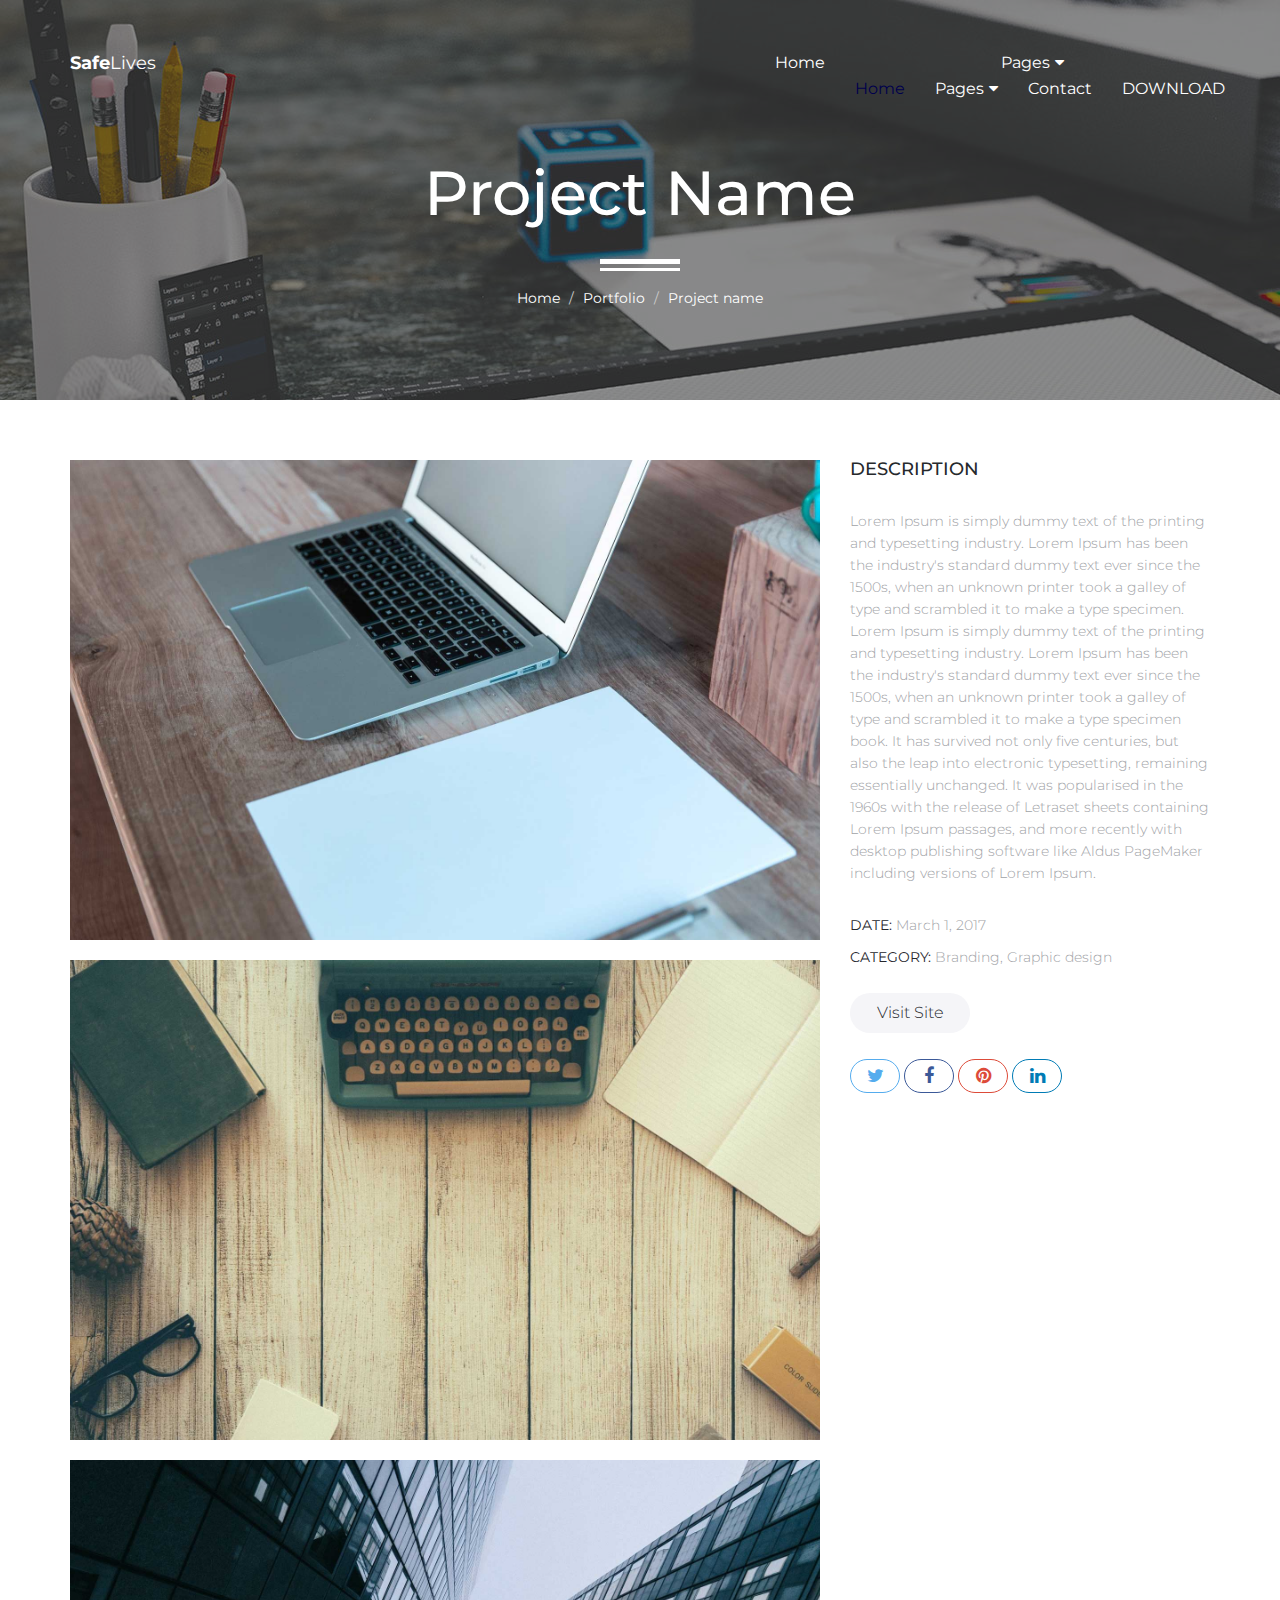
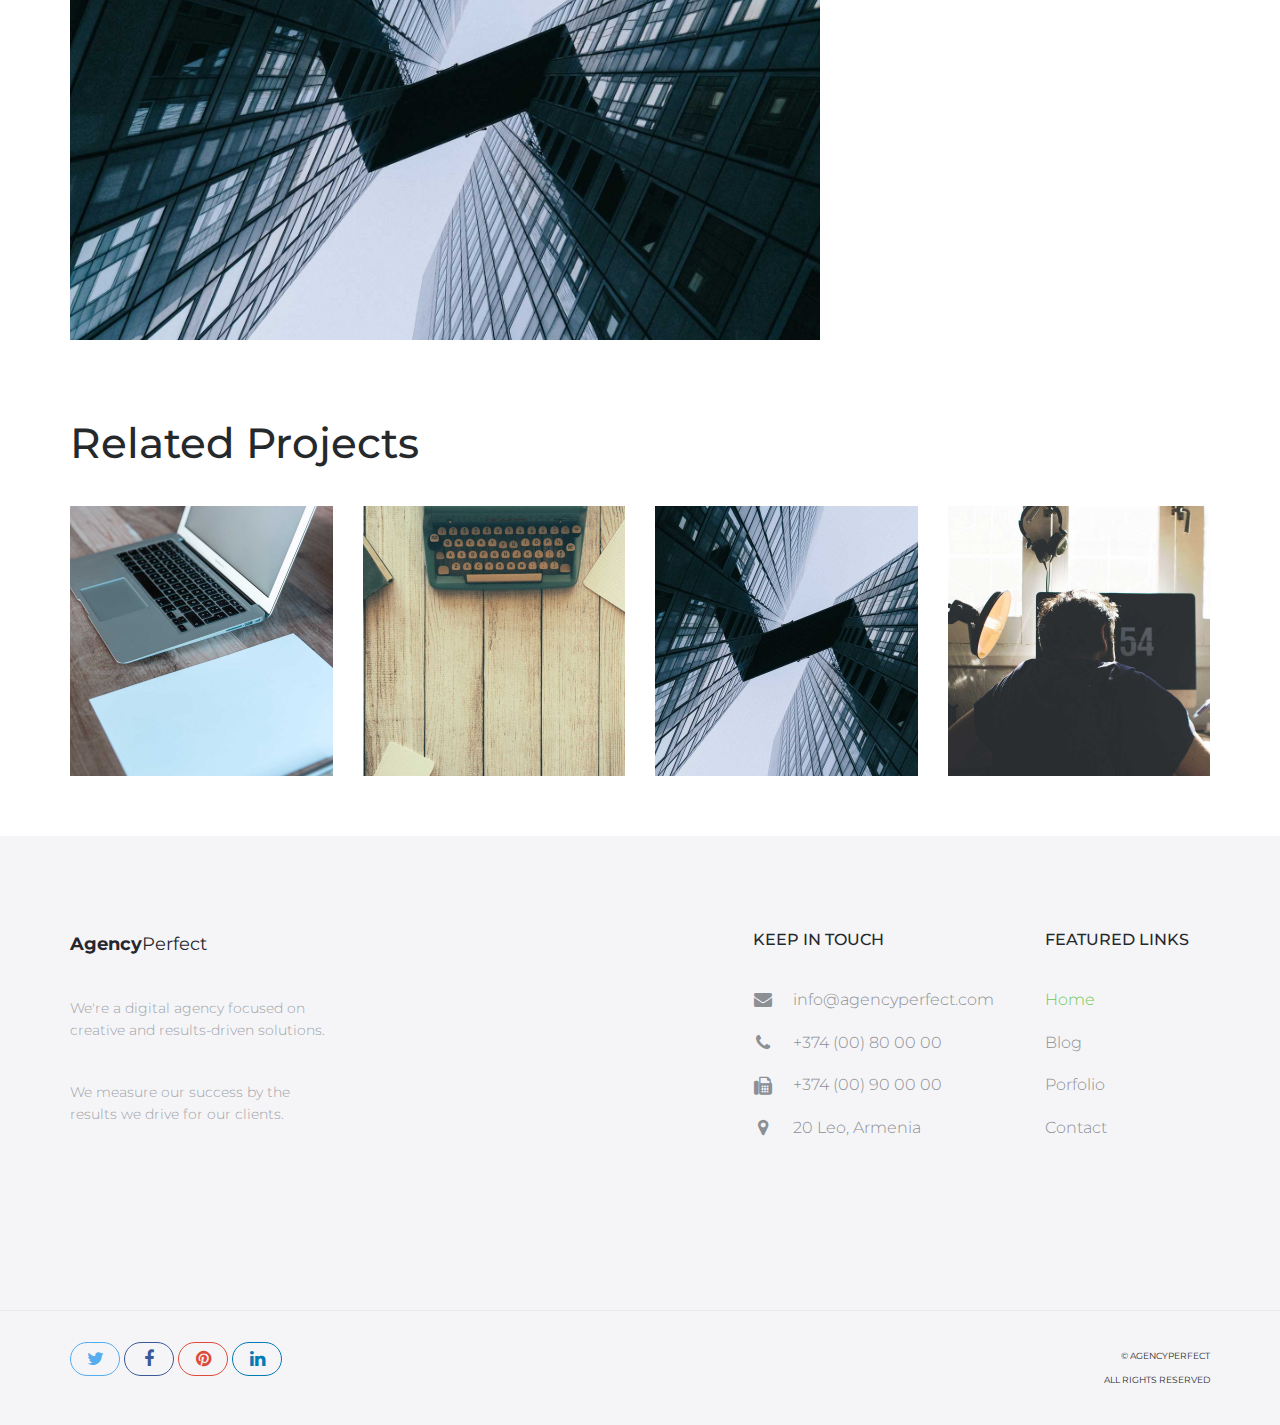
<file: portfolio-item.html>
<!DOCTYPE html>
<html lang="en">
<head>

    <!-- Basic Page Needs
    ================================================== -->
    <meta http-equiv="Content-Type" content="text/html; charset=utf-8">
    <meta http-equiv="X-UA-Compatible" content="IE=edge">

    <title>Portfolio | Agency Perfect</title>

    <meta name="description" content="">
    <meta name="author" content="">
    <meta name="keywords" content="">

    <!-- Mobile Specific Metas
    ================================================== -->
    <meta name="viewport" content="width=device-width, minimum-scale=1.0, maximum-scale=1.0">
    <meta name="apple-mobile-web-app-capable" content="yes">

    <!-- Fonts -->
    <link href="https://fonts.googleapis.com/css?family=Montserrat:300,300i,400,600,700" rel="stylesheet">
    <link rel="stylesheet" href="http://cdnjs.cloudflare.com/ajax/libs/font-awesome/4.4.0/css/font-awesome.min.css">

    <!-- Favicon
    ================================================== -->
    <link rel="apple-touch-icon" sizes="180x180" href="assets/img/apple-touch-icon.png">
    <link rel="icon" type="image/png" sizes="16x16" href="assets/img/favicon.png">

    <!-- Stylesheets
    ================================================== -->
    <!-- Bootstrap core CSS -->
    <link href="assets/css/bootstrap.min.css" rel="stylesheet">

    <!-- Custom styles for this template -->
    <link href="assets/css/style.css" rel="stylesheet">
    <link href="assets/css/responsive.css" rel="stylesheet">

    <!-- HTML5 shim and Respond.js IE8 support of HTML5 elements and media queries -->
    <!--[if lt IE 9]>
    <script src="https://oss.maxcdn.com/libs/html5shiv/3.7.0/html5shiv.js"></script>
    <script src="https://oss.maxcdn.com/libs/respond.js/1.4.2/respond.min.js"></script>
    <![endif]-->

</head>
<body>

    <header id="masthead" class="site-header site-header-white">
        <nav id="primary-navigation" class="site-navigation">
            <div class="container">

                <div class="navbar-header">
                   
                    <a href="index.html" class="site-title"><span>Safe</span>Lives</a>
                </div><!-- /.navbar-header -->

                <div class="collapse navbar-collapse" id="agency-navbar-collapse">

                    <ul class="nav navbar-nav navbar-right">

                        <li><a href="index.html">Home</a></li>
                        <li class="dropdown"><a href="#" class="dropdown-toggle" data-toggle="dropdown">Pages<i class="fa fa-caret-down hidden-xs" aria-hidden="true"></i></a>

                            <ul class="nav navbar-nav navbar-right">

                                <li class="active"><a href="index.html" data-toggle="dropdown">Home</a></li>
                                <li class="dropdown"><a href="#" class="dropdown-toggle" data-toggle="dropdown">Pages<i class="fa fa-caret-down hidden-xs" aria-hidden="true"></i></a>
        
                                    <ul class="dropdown-menu" role="menu" aria-labelledby="menu1">
                                      <li><a href="portfolio.html">Portfolio</a></li>
                                      <li><a href="blog.html">Blog</a></li>
                                    </ul>
        
                                </li>
                                <li><a href="contact.html">Contact</a></li>
                                <li><a href="ui-elements.html">DOWNLOAD</a></li>
        
                            </ul>
        

                </div>

            </div>   
        </nav><!-- /.site-navigation -->
    </header><!-- /#mastheaed -->

    <div id="hero" class="hero overlay subpage-hero portfolio-hero">
        <div class="hero-content">
            <div class="hero-text">
                <h1>Project Name</h1>
                <ol class="breadcrumb">
                  <li class="breadcrumb-item"><a href="index.html">Home</a></li>
                  <li class="breadcrumb-item"><a href="portfolio.html">Portfolio</a></li>
                  <li class="breadcrumb-item active">Project name</li>
                </ol>
            </div><!-- /.hero-text -->
        </div><!-- /.hero-content -->
    </div><!-- /.hero -->

    <main id="main" class="site-main">

        <section class="site-section subpage-site-section section-project">

            <div class="container">
                <div class="row">
                    <div class="col-md-8">
                        <div class="project-img">
                            <img src="assets/img/portfolio-1.jpg" class="img-res" alt="">
                        </div><!-- /.project-img -->
                        <div class="project-img">
                            <img src="assets/img/portfolio-2.jpg" class="img-res" alt="">
                        </div><!-- /.project-img -->
                        <div class="project-img">
                            <img src="assets/img/portfolio-3.jpg" class="img-res" alt="">
                        </div><!-- /.project-img -->

                    </div>
                    <aside class="col-md-4">
                        <div class="project-info">
                            <h5>Description</h5>

                            <p class="project-description">Lorem Ipsum is simply dummy text of the printing and typesetting industry. Lorem Ipsum has been the industry's standard dummy text ever since the 1500s, when an unknown printer took a galley of type and scrambled it to make a type specimen. Lorem Ipsum is simply dummy text of the printing and typesetting industry. Lorem Ipsum has been the industry's standard dummy text ever since the 1500s, when an unknown printer took a galley of type and scrambled it to make a type specimen book. It has survived not only five centuries, but also the leap into electronic typesetting, remaining essentially unchanged. It was popularised in the 1960s with the release of Letraset sheets containing Lorem Ipsum passages, and more recently with desktop publishing software like Aldus PageMaker including versions of Lorem Ipsum.</p>

                            <div class="project-date-category">
                                <p><span>Date:</span> March 1, 2017</p>
                                <p><span>Category:</span> Branding, Graphic design</p>
                            </div><!-- /.project-cat -->

                            <a href="#" class="btn btn-gray">Visit Site</a>

                            <div class="social-links">
                                <a class="twitter-bg" href="#"><i class="fa fa-twitter"></i></a>
                                <a class="facebook-bg" href="#"><i class="fa fa-facebook"></i></a>
                                <a class="pinterest" href="#"><i class="fa fa-pinterest"></i></a>
                                <a class="linkedin-bg" href="#"><i class="fa fa-linkedin"></i></a>
                            </div><!-- /.social-links -->
                            
                        </div><!-- /.project-description -->
                    </aside>
                </div>
            </div>
            
        </section><!-- /.section-project -->

        <section class="site-section subpage-site-section section-related-projects">
            <div class="container">
                <div class="text-left">
                    <h2>Related Projects</h2>
                </div>
                <div class="row">
                    <div class="col-lg-3 col-md-4 col-xs-6">
                        <div class="portfolio-item">
                            <img src="assets/img/portfolio-1.jpg" class="img-res" alt="">
                            <h4 class="portfolio-item-title">Portfolio item</h4>
                            <a href="portfolio-item.html"><i class="fa fa-arrow-right" aria-hidden="true"></i></a>
                        </div><!-- /.portfolio-item -->
                    </div>
                    <div class="col-lg-3 col-md-4 col-xs-6">
                        <div class="portfolio-item">
                            <img src="assets/img/portfolio-2.jpg" class="img-res" alt="">
                            <h4 class="portfolio-item-title">Portfolio item</h4>
                            <a href="portfolio-item.html"><i class="fa fa-arrow-right" aria-hidden="true"></i></a>
                        </div><!-- /.portfolio-item -->
                    </div>
                    <div class="col-lg-3 col-md-4 col-xs-6">
                        <div class="portfolio-item">
                            <img src="assets/img/portfolio-3.jpg" class="img-res" alt="">
                            <h4 class="portfolio-item-title">Portfolio item</h4>
                            <a href="portfolio-item.html"><i class="fa fa-arrow-right" aria-hidden="true"></i></a>
                        </div><!-- /.portfolio-item -->
                    </div>
                    <div class="col-lg-3 col-md-4 col-xs-6">
                        <div class="portfolio-item">
                            <img src="assets/img/portfolio-4.jpg" class="img-res" alt="">
                            <h4 class="portfolio-item-title">Portfolio item</h4>
                            <a href="portfolio-item.html"><i class="fa fa-arrow-right" aria-hidden="true"></i></a>
                        </div><!-- /.portfolio-item -->
                    </div>
                </div>
            </div>
        </section><!-- /.section-portfolio -->

    </main><!-- /#main -->

    <footer id="colophon" class="site-footer">
        <div class="container">
            <div class="row">
                <div class="col-md-3 col-sm-4 col-xs-6">
                    <a class="site-title"><span>Agency</span>Perfect</a>
                    <p>We're a digital agency focused on creative and results-driven solutions.</p>
                    <p>We measure our success by the results we drive for our clients.</p>
                </div>
                <div class="col-lg-offset-4 col-md-3 col-sm-4 col-md-offset-2 col-sm-offset-0 col-xs-6 ">
                    <h3>Keep in touch</h3>
                    <ul class="list-unstyled contact-links">
                        <li><i class="fa fa-envelope" aria-hidden="true"></i><a href="mailto:info@agencyperfect.com">info@agencyperfect.com</a></li>
                        <li><i class="fa fa-phone" aria-hidden="true"></i><a href="tel:+37400800000">+374 (00) 80 00 00 </a></li>
                        <li><i class="fa fa-fax" aria-hidden="true"></i><a href="+37400900000">+374 (00) 90 00 00</a></li>
                        <li><i class="fa fa-map-marker" aria-hidden="true"></i><p>20 Leo, Armenia</p></li>
                    </ul>
                </div>
                <div class="clearfix visible-xs"></div>
                <div class="col-lg-2 col-md-3 col-sm-4 col-xs-6">
                    <h3>Featured links</h3>
                    <ul class="list-unstyled">
                        <li class="active"><a href="index.html">Home</a></li>
                        <li><a href="blog.html">Blog</a></li>
                        <li><a href="portfolio.html">Porfolio</a></li>
                        <li><a href="contact.html">Contact</a></li>
                    </ul>
                </div>
            </div>
        </div>
        <div class="copyright">
            <div class="container">
                <div class="row">
                    <div class="col-xs-8">
                        <div class="social-links">
                            <a class="twitter-bg" href="#"><i class="fa fa-twitter"></i></a>
                            <a class="facebook-bg" href="#"><i class="fa fa-facebook"></i></a>
                            <a class="pinterest" href="#"><i class="fa fa-pinterest"></i></a>
                            <a class="linkedin-bg" href="#"><i class="fa fa-linkedin"></i></a>
                        </div><!-- /.social-links -->
                    </div>
                    <div class="col-xs-4">
                        <div class="text-right">
                            <p>&copy; AgencyPerfect</p>
                            <p>All Rights Reserved</p>
                        </div>
                    </div>
                </div>
            </div>
        </div><!-- /.copyright -->
    </footer><!-- /#footer -->



    <!-- Bootstrap core JavaScript
    ================================================== -->
    <!-- Placed at the end of the document so the pages load faster -->
    <script src="https://ajax.googleapis.com/ajax/libs/jquery/3.1.1/jquery.min.js"></script>
    <script src="assets/js/bootstrap.min.js"></script>
    <script src="assets/js/bootstrap-select.min.js"></script>
    <script src="assets/js/jquery.slicknav.min.js"></script>
    <script src="assets/js/jquery.countTo.min.js"></script>
    <script src="assets/js/jquery.shuffle.min.js"></script>
    <script src="assets/js/script.js"></script>
  
</body>
</html>
</file>
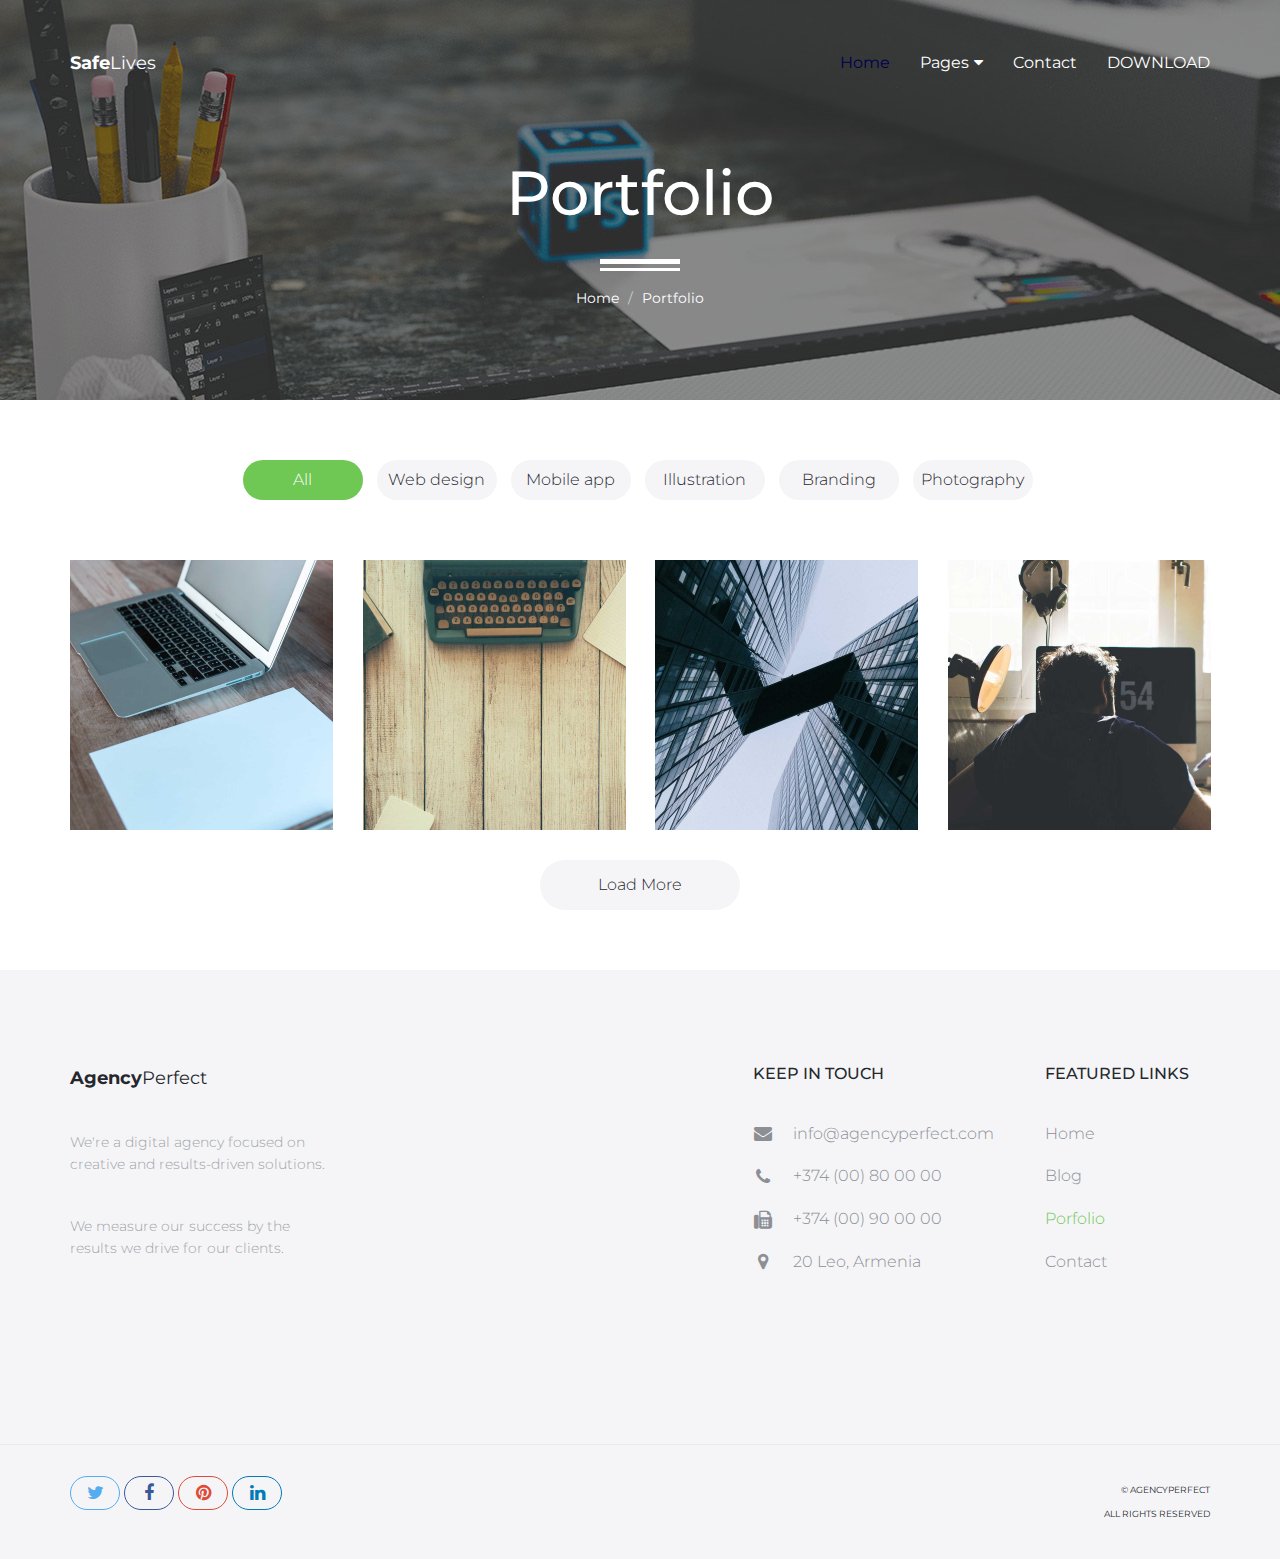
<file: portfolio.html>
<!DOCTYPE html>
<html lang="en">
<head>

    <!-- Basic Page Needs
    ================================================== -->
    <meta http-equiv="Content-Type" content="text/html; charset=utf-8">
    <meta http-equiv="X-UA-Compatible" content="IE=edge">

    <title>Portfolio | Agency Perfect</title>

    <meta name="description" content="">
    <meta name="author" content="">
    <meta name="keywords" content="">

    <!-- Mobile Specific Metas
    ================================================== -->
    <meta name="viewport" content="width=device-width, minimum-scale=1.0, maximum-scale=1.0">
    <meta name="apple-mobile-web-app-capable" content="yes">

    <!-- Fonts -->
    <link href="https://fonts.googleapis.com/css?family=Montserrat:300,300i,400,600,700" rel="stylesheet">
    <link rel="stylesheet" href="http://cdnjs.cloudflare.com/ajax/libs/font-awesome/4.4.0/css/font-awesome.min.css">

    <!-- Favicon
    ================================================== -->
    <link rel="apple-touch-icon" sizes="180x180" href="assets/img/apple-touch-icon.png">
    <link rel="icon" type="image/png" sizes="16x16" href="assets/img/favicon.png">

    <!-- Stylesheets
    ================================================== -->
    <!-- Bootstrap core CSS -->
    <link href="assets/css/bootstrap.min.css" rel="stylesheet">

    <!-- Custom styles for this template -->
    <link href="assets/css/style.css" rel="stylesheet">
    <link href="assets/css/responsive.css" rel="stylesheet">

    <!-- HTML5 shim and Respond.js IE8 support of HTML5 elements and media queries -->
    <!--[if lt IE 9]>
    <script src="https://oss.maxcdn.com/libs/html5shiv/3.7.0/html5shiv.js"></script>
    <script src="https://oss.maxcdn.com/libs/respond.js/1.4.2/respond.min.js"></script>
    <![endif]-->

</head>
<body>

    <header id="masthead" class="site-header site-header-white">
        <nav id="primary-navigation" class="site-navigation">
            <div class="container">

                <div class="navbar-header">
                   
                    <a href="index.html" class="site-title"><span>Safe</span>Lives</a>
                </div><!-- /.navbar-header -->

                <div class="collapse navbar-collapse" id="agency-navbar-collapse">

                    <ul class="nav navbar-nav navbar-right">

                        <li class="active"><a href="index.html" data-toggle="dropdown">Home</a></li>
                        <li class="dropdown"><a href="#" class="dropdown-toggle" data-toggle="dropdown">Pages<i class="fa fa-caret-down hidden-xs" aria-hidden="true"></i></a>

                            <ul class="dropdown-menu" role="menu" aria-labelledby="menu1">
                              <li><a href="portfolio.html">Portfolio</a></li>
                              <li><a href="blog.html">Blog</a></li>
                            </ul>

                        </li>
                        <li><a href="contact.html">Contact</a></li>
                        <li><a href="ui-elements.html">DOWNLOAD</a></li>

                    </ul>


                </div>

            </div>   
        </nav><!-- /.site-navigation -->
    </header><!-- /#mastheaed -->

    <div id="hero" class="hero overlay subpage-hero portfolio-hero">
        <div class="hero-content">
            <div class="hero-text">
                <h1>Portfolio</h1>
                <ol class="breadcrumb">
                  <li class="breadcrumb-item"><a href="#">Home</a></li>
                  <li class="breadcrumb-item active">Portfolio</li>
                </ol>
            </div><!-- /.hero-text -->
        </div><!-- /.hero-content -->
    </div><!-- /.hero -->

    <main id="main" class="site-main">

        <section class="site-section subpage-site-section section-portfolio">
            <div class="container">

                <ul class="portfolio-sorting list-inline text-center">
                    <li><a href="#" class="btn btn-gray active" data-group="all">All</a></li>
                    <li><a href="#" class="btn btn-gray" data-group="webdesign">Web design</a></li>
                    <li><a href="#" class="btn btn-gray" data-group="mobileapp">Mobile app</a></li>
                    <li><a href="#" class="btn btn-gray" data-group="illustration">Illustration</a></li>
                    <li><a href="#" class="btn btn-gray" data-group="branding">Branding</a></li>
                    <li><a href="#" class="btn btn-gray" data-group="photography">Photography</a></li>
                </ul><!-- /.portfolio-sorting  -->

                <div id="grid" class="row">
                    <div class="col-lg-3 col-md-4 col-xs-6" data-groups='["webdesign"]'>
                        <div class="portfolio-item">
                            <img src="assets/img/portfolio-1.jpg" class="img-res" alt="">
                            <h4 class="portfolio-item-title">Portfolio item</h4>
                            <a href="portfolio-item.html"><i class="fa fa-arrow-right" aria-hidden="true"></i></a>
                        </div><!-- /.portfolio-item -->
                    </div>
                    <div class="col-lg-3 col-md-4 col-xs-6" data-groups='["mobileapp"]'>
                        <div class="portfolio-item">
                            <img src="assets/img/portfolio-2.jpg" class="img-res" alt="">
                            <h4 class="portfolio-item-title">Portfolio item</h4>
                            <a href="portfolio-item.html"><i class="fa fa-arrow-right" aria-hidden="true"></i></a>
                        </div><!-- /.portfolio-item -->
                    </div>
                    <div class="col-lg-3 col-md-4 col-xs-6" data-groups='["illustration"]'>
                        <div class="portfolio-item">
                            <img src="assets/img/portfolio-3.jpg" class="img-res" alt="">
                            <h4 class="portfolio-item-title">Portfolio item</h4>
                            <a href="portfolio-item.html"><i class="fa fa-arrow-right" aria-hidden="true"></i></a>
                        </div><!-- /.portfolio-item -->
                    </div>
                    <div class="col-lg-3 col-md-4 col-xs-6" data-groups='["branding"]'>
                        <div class="portfolio-item">
                            <img src="assets/img/portfolio-4.jpg" class="img-res" alt="">
                            <h4 class="portfolio-item-title">Portfolio item</h4>
                            <a href="portfolio-item.html"><i class="fa fa-arrow-right" aria-hidden="true"></i></a>
                        </div><!-- /.portfolio-item -->
                    </div>
                    <div class="col-lg-3 col-md-4 col-xs-6" data-groups='["photography"]'>
                        <div class="portfolio-item">
                            <img src="assets/img/portfolio-5.jpg" class="img-res" alt="">
                            <h4 class="portfolio-item-title">Portfolio item</h4>
                            <a href="portfolio-item.html"><i class="fa fa-arrow-right" aria-hidden="true"></i></a>
                        </div><!-- /.portfolio-item -->
                    </div>
                    <div class="col-lg-3 col-md-4 col-xs-6" data-groups='["illustration"]'>
                        <div class="portfolio-item">
                            <img src="assets/img/portfolio-6.jpg" class="img-res" alt="">
                            <h4 class="portfolio-item-title">Portfolio item</h4>
                            <a href="portfolio-item.html"><i class="fa fa-arrow-right" aria-hidden="true"></i></a>
                        </div><!-- /.portfolio-item -->
                    </div>
                    <div class="col-lg-3 col-md-4 col-xs-6" data-groups='["mobileapp"]'>
                        <div class="portfolio-item">
                            <img src="assets/img/portfolio-7.jpg" class="img-res" alt="">
                            <h4 class="portfolio-item-title">Portfolio item</h4>
                            <a href="portfolio-item.html"><i class="fa fa-arrow-right" aria-hidden="true"></i></a>
                        </div><!-- /.portfolio-item -->
                    </div>
                    <div class="col-lg-3 col-md-4 col-xs-6" data-groups='["uiux"]'>
                        <div class="portfolio-item">
                            <img src="assets/img/portfolio-8.jpg" class="img-res" alt="">
                            <h4 class="portfolio-item-title">Portfolio item</h4>
                            <a href="portfolio-item.html"><i class="fa fa-arrow-right" aria-hidden="true"></i></a>
                        </div><!-- /.portfolio-item -->
                    </div>
                    <div class="col-lg-3 col-md-4 col-xs-6" data-groups='["mobileapp"]'>
                        <div class="portfolio-item">
                            <img src="assets/img/portfolio-9.jpg" class="img-res" alt="">
                            <h4 class="portfolio-item-title">Portfolio item</h4>
                            <a href="portfolio-item.html"><i class="fa fa-arrow-right" aria-hidden="true"></i></a>
                        </div><!-- /.portfolio-item -->
                    </div>
                    <div class="col-lg-3 col-md-4 col-xs-6" data-groups='["photography"]'>
                        <div class="portfolio-item">
                            <img src="assets/img/portfolio-10.jpg" class="img-res" alt="">
                            <h4 class="portfolio-item-title">Portfolio item</h4>
                            <a href="portfolio-item.html"><i class="fa fa-arrow-right" aria-hidden="true"></i></a>
                        </div><!-- /.portfolio-item -->
                    </div>
                    <div class="col-lg-3 col-md-4 col-xs-6" data-groups='["branding"]'>
                        <div class="portfolio-item">
                            <img src="assets/img/portfolio-11.jpg" class="img-res" alt="">
                            <h4 class="portfolio-item-title">Portfolio item</h4>
                            <a href="portfolio-item.html"><i class="fa fa-arrow-right" aria-hidden="true"></i></a>
                        </div><!-- /.portfolio-item -->
                    </div>
                    <div class="col-lg-3 col-md-4 col-xs-6" data-groups='["webdesign"]'>
                        <div class="portfolio-item">
                            <img src="assets/img/portfolio-12.jpg" class="img-res" alt="">
                            <h4 class="portfolio-item-title">Portfolio item</h4>
                            <a href="portfolio-item.html"><i class="fa fa-arrow-right" aria-hidden="true"></i></a>
                        </div><!-- /.portfolio-item -->
                    </div>
                </div>
                <div class="text-center">
                    <a class="btn btn-gray" href="#" id="loadMore">Load More</a>
                </div>

            </div>
        </section><!-- /.section-portfolio -->

    </main><!-- /#main -->

    <footer id="colophon" class="site-footer">
        <div class="container">
            <div class="row">
                <div class="col-md-3 col-sm-4 col-xs-6">
                    <a class="site-title"><span>Agency</span>Perfect</a>
                    <p>We're a digital agency focused on creative and results-driven solutions.</p>
                    <p>We measure our success by the results we drive for our clients.</p>
                </div>
                <div class="col-lg-offset-4 col-md-3 col-sm-4 col-md-offset-2 col-sm-offset-0 col-xs-6 ">
                    <h3>Keep in touch</h3>
                    <ul class="list-unstyled contact-links">
                        <li><i class="fa fa-envelope" aria-hidden="true"></i><a href="mailto:info@agencyperfect.com">info@agencyperfect.com</a></li>
                        <li><i class="fa fa-phone" aria-hidden="true"></i><a href="tel:+37400800000">+374 (00) 80 00 00 </a></li>
                        <li><i class="fa fa-fax" aria-hidden="true"></i><a href="+37400900000">+374 (00) 90 00 00</a></li>
                        <li><i class="fa fa-map-marker" aria-hidden="true"></i><p>20 Leo, Armenia</p></li>
                    </ul>
                </div>
                <div class="clearfix visible-xs"></div>
                <div class="col-lg-2 col-md-3 col-sm-4 col-xs-6">
                    <h3>Featured links</h3>
                    <ul class="list-unstyled">
                        <li><a href="index.html">Home</a></li>
                        <li><a href="blog.html">Blog</a></li>
                        <li class="active"><a href="portfolio.html">Porfolio</a></li>
                        <li><a href="contact.html">Contact</a></li>
                    </ul>
                </div>
            </div>
        </div>
        <div class="copyright">
            <div class="container">
                <div class="row">
                    <div class="col-xs-8">
                        <div class="social-links">
                            <a class="twitter-bg" href="#"><i class="fa fa-twitter"></i></a>
                            <a class="facebook-bg" href="#"><i class="fa fa-facebook"></i></a>
                            <a class="pinterest" href="#"><i class="fa fa-pinterest"></i></a>
                            <a class="linkedin-bg" href="#"><i class="fa fa-linkedin"></i></a>
                        </div><!-- /.social-links -->
                    </div>
                    <div class="col-xs-4">
                        <div class="text-right">
                            <p>&copy; AgencyPerfect</p>
                            <p>All Rights Reserved</p>
                        </div>
                    </div>
                </div>
            </div>
        </div><!-- /.copyright -->
    </footer><!-- /#footer -->



    <!-- Bootstrap core JavaScript
    ================================================== -->
    <!-- Placed at the end of the document so the pages load faster -->
    <script src="https://ajax.googleapis.com/ajax/libs/jquery/3.1.1/jquery.min.js"></script>
    <script src="assets/js/bootstrap.min.js"></script>
    <script src="assets/js/bootstrap-select.min.js"></script>
    <script src="assets/js/jquery.slicknav.min.js"></script>
    <script src="assets/js/jquery.countTo.min.js"></script>
    <script src="assets/js/jquery.shuffle.min.js"></script>
    <script src="assets/js/script.js"></script>
  
</body>
</html>
</file>
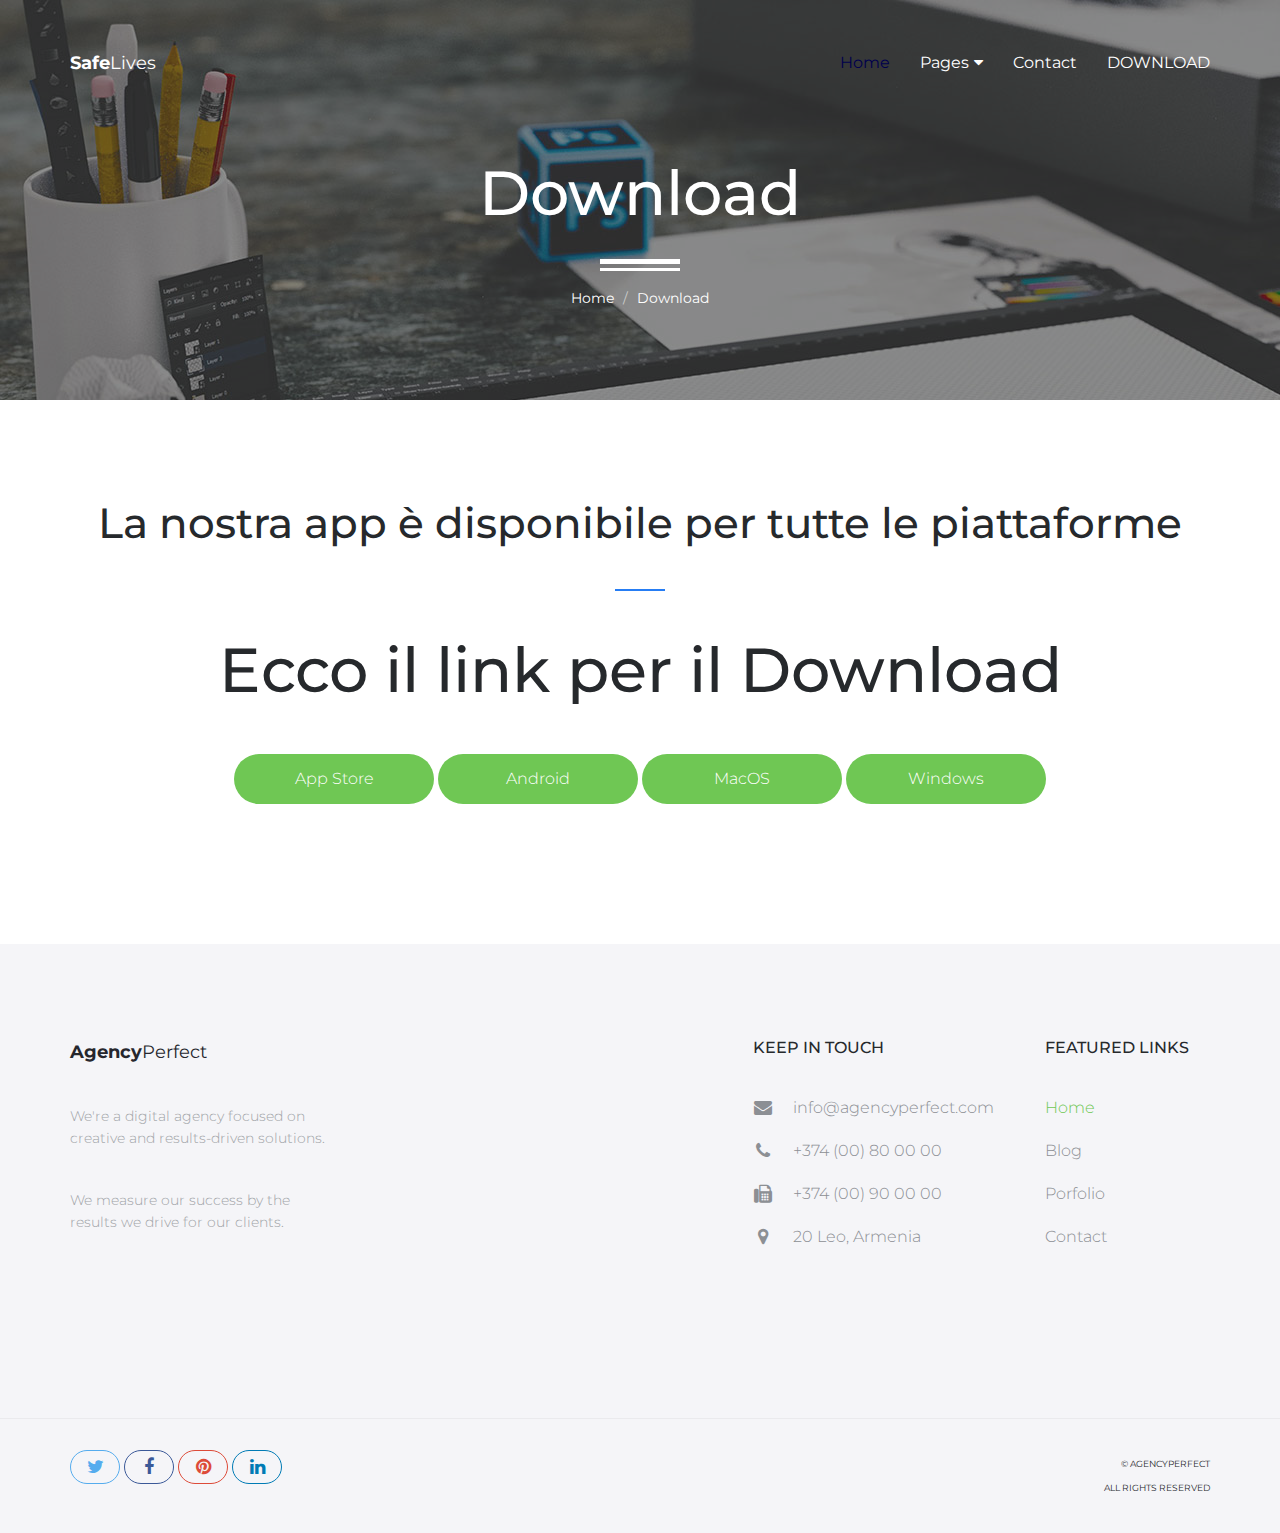
<file: ui-elements.html>
<!DOCTYPE html>
<html lang="en">
<head>

    <!-- Basic Page Needs
    ================================================== -->
    <meta http-equiv="Content-Type" content="text/html; charset=utf-8">
    <meta http-equiv="X-UA-Compatible" content="IE=edge">

    <title>UI Elements | Agency Perfect</title>

    <meta name="description" content="">
    <meta name="author" content="">
    <meta name="keywords" content="">

    <!-- Mobile Specific Metas
    ================================================== -->
    <meta name="viewport" content="width=device-width, minimum-scale=1.0, maximum-scale=1.0">
    <meta name="apple-mobile-web-app-capable" content="yes">

    <!-- Fonts -->
    <link href="https://fonts.googleapis.com/css?family=Montserrat:300,300i,400,600,700" rel="stylesheet">
    <link rel="stylesheet" href="http://cdnjs.cloudflare.com/ajax/libs/font-awesome/4.4.0/css/font-awesome.min.css">

    <!-- Favicon
    ================================================== -->
    <link rel="apple-touch-icon" sizes="180x180" href="assets/img/apple-touch-icon.png">
    <link rel="icon" type="image/png" sizes="16x16" href="assets/img/favicon.png">

    <!-- Stylesheets
    ================================================== -->
    <!-- Bootstrap core CSS -->
    <link href="assets/css/bootstrap.min.css" rel="stylesheet">

    <!-- Custom styles for this template -->
    <link href="assets/css/style.css" rel="stylesheet">
    <link href="assets/css/responsive.css" rel="stylesheet">

    <!-- HTML5 shim and Respond.js IE8 support of HTML5 elements and media queries -->
    <!--[if lt IE 9]>
    <script src="https://oss.maxcdn.com/libs/html5shiv/3.7.0/html5shiv.js"></script>
    <script src="https://oss.maxcdn.com/libs/respond.js/1.4.2/respond.min.js"></script>
    <![endif]-->

</head>
<body>

    <header id="masthead" class="site-header site-header-white">
        <nav id="primary-navigation" class="site-navigation">
            <div class="container">

                <div class="navbar-header">
                   
                    <a href="index.html" class="site-title"><span>Safe</span>Lives</a>
                </div><!-- /.navbar-header -->

                <div class="collapse navbar-collapse" id="agency-navbar-collapse">

                    <ul class="nav navbar-nav navbar-right">

                        <li class="active"><a href="index.html" data-toggle="dropdown">Home</a></li>
                        <li class="dropdown"><a href="#" class="dropdown-toggle" data-toggle="dropdown">Pages<i class="fa fa-caret-down hidden-xs" aria-hidden="true"></i></a>

                            <ul class="dropdown-menu" role="menu" aria-labelledby="menu1">
                              <li><a href="portfolio.html">Portfolio</a></li>
                              <li><a href="blog.html">Blog</a></li>
                            </ul>

                        </li>
                        <li><a href="contact.html">Contact</a></li>
                        <li><a href="ui-elements.html">DOWNLOAD</a></li>

                    </ul>


                </div>

            </div>   
        </nav><!-- /.site-navigation -->
    </header><!-- /#mastheaed -->

    <div id="hero" class="hero overlay subpage-hero portfolio-hero">
        <div class="hero-content">
            <div class="hero-text">
                <h1>Download</h1>
                <ol class="breadcrumb">
                  <li class="breadcrumb-item"><a href="#">Home</a></li>
                  <li class="breadcrumb-item active">Download</li>
                </ol>
            </div><!-- /.hero-text -->
        </div><!-- /.hero-content -->
    </div><!-- /.hero -->

    <main id="main" class="site-main">

        <section class="site-section section-ui-elements">
            <div class="container">

                <div class="typography">

                        <h2 class="text-center heading-separator">La nostra app è disponibile per tutte le piattaforme</h2>

                        <h1 style="text-align:center;">Ecco il link per il Download</h1>
                        <div style="margin-top: 50px; text-align:center;">
                            <button class="btn btn-green" type="button">App Store</button>
                        <button class="btn btn-green" type="button">Android</button>
                        <button class="btn btn-green" type="button">MacOS</button>
                        <button class="btn btn-green" type="button">Windows</button>
                        </div>
                        
                </div><!-- /.typography -->

              

    </main><!-- /#main -->

    <footer id="colophon" class="site-footer">
        <div class="container">
            <div class="row">
                <div class="col-md-3 col-sm-4 col-xs-6">
                    <a class="site-title"><span>Agency</span>Perfect</a>
                    <p>We're a digital agency focused on creative and results-driven solutions.</p>
                    <p>We measure our success by the results we drive for our clients.</p>
                </div>
                <div class="col-lg-offset-4 col-md-3 col-sm-4 col-md-offset-2 col-sm-offset-0 col-xs-6 ">
                    <h3>Keep in touch</h3>
                    <ul class="list-unstyled contact-links">
                        <li><i class="fa fa-envelope" aria-hidden="true"></i><a href="mailto:info@agencyperfect.com">info@agencyperfect.com</a></li>
                        <li><i class="fa fa-phone" aria-hidden="true"></i><a href="tel:+37400800000">+374 (00) 80 00 00 </a></li>
                        <li><i class="fa fa-fax" aria-hidden="true"></i><a href="+37400900000">+374 (00) 90 00 00</a></li>
                        <li><i class="fa fa-map-marker" aria-hidden="true"></i><p>20 Leo, Armenia</p></li>
                    </ul>
                </div>
                <div class="clearfix visible-xs"></div>
                <div class="col-lg-2 col-md-3 col-sm-4 col-xs-6">
                    <h3>Featured links</h3>
                    <ul class="list-unstyled">
                        <li class="active"><a href="index.html">Home</a></li>
                        <li><a href="blog.html">Blog</a></li>
                        <li><a href="portfolio.html">Porfolio</a></li>
                        <li><a href="contact.html">Contact</a></li>
                    </ul>
                </div>
            </div>
        </div>
        <div class="copyright">
            <div class="container">
                <div class="row">
                    <div class="col-xs-8">
                        <div class="social-links">
                            <a class="twitter-bg" href="#"><i class="fa fa-twitter"></i></a>
                            <a class="facebook-bg" href="#"><i class="fa fa-facebook"></i></a>
                            <a class="pinterest" href="#"><i class="fa fa-pinterest"></i></a>
                            <a class="linkedin-bg" href="#"><i class="fa fa-linkedin"></i></a>
                        </div><!-- /.social-links -->
                    </div>
                    <div class="col-xs-4">
                        <div class="text-right">
                            <p>&copy; AgencyPerfect</p>
                            <p>All Rights Reserved</p>
                        </div>
                    </div>
                </div>
            </div>
        </div><!-- /.copyright -->
    </footer><!-- /#footer -->



    <!-- Bootstrap core JavaScript
    ================================================== -->
    <!-- Placed at the end of the document so the pages load faster -->
    <script src="https://ajax.googleapis.com/ajax/libs/jquery/3.1.1/jquery.min.js"></script>
    <script src="assets/js/bootstrap.min.js"></script>
    <script src="assets/js/bootstrap-select.min.js"></script>
    <script src="assets/js/jquery.slicknav.min.js"></script>
    <script src="assets/js/jquery.countTo.min.js"></script>
    <script src="assets/js/jquery.shuffle.min.js"></script>
    <script src="assets/js/script.js"></script>
  
</body>
</html>
</file>
<file: assets/css/style.css>
/*
 * Theme Name: 
 * Theme URI: 
 * Author: Milan Savov, Nikola Kostov
 * Author URI/Mail: milan.savov@gmail.com, nikolakostov1991@gmail.com
 * Version: 1.0
 * */

 /* TABLE OF CONTENT 
*
* - CUSTOM RESETS
    - Buttons
    - Forms
* - LAYOUT
* - HEADER 
    - Site Logo
    - Navigation
* - HERO (BANNER)
* - HOMEPAGE SECTIONS
    - Features 
    - Services
    - Map Feature 
    - Portfolio
    - Newsletter 
* - FOOTER
* - PAGES
    - PORTFOLIO
    - PORTFOLIO ITEM
    - BLOG
    - BLOG POST
    - CONTACT
*
*/


/* CUSTOM RESETS
================================================== */
a {
    transition: all 0.25s ease-in-out;
    -moz-transition: all 0.25s ease-in-out;
    -webkit-transition: all 0.25s ease-in-out;
    -o-transition: all 0.25s ease-in-out;
    -ms-transition: all 0.25s ease-in-out;
    cursor: pointer;
    color: #9fa3a7;
}

a:focus,
a:hover {
    color: #6fc754;
    outline: 0 none;
    text-decoration: none;
}

p {
    margin-bottom: 0;
    font-size: 14px;
    font-weight: 300;
    color: #9fa3a7;
    line-height: 22px;
}

h1 {
    font-size: 62px;
}

h2 {
    font-size: 42px;
}

h1,h2,h3,h4,h5 {
    color: #26292c;
}

p + p {
    margin-top: 40px;
}

/* Buttons */
.btn {
    line-height: 50px;
    min-width: 200px;
    font-size: 16px;
    font-weight: 300;
    border: 0;
    border-radius: 50px;
    color: #26272d;
    background-color: #fff;
    padding: 0;
    transition: color 0.25s ease-in-out, background-color 0.25s ease-in-out;
    -moz-transition: color 0.25s ease-in-out, background-color 0.25s ease-in-out;
    -webkit-transition: color 0.25s ease-in-out, background-color 0.25s ease-in-out;
    -o-transition: color 0.25s ease-in-out, background-color 0.25s ease-in-out;
    -ms-transition: color 0.25s ease-in-out, background-color 0.25s ease-in-out;
}

.btn-border {
    border: 1px solid #26272d;
}

.btn-fill {
    background-color: #267df4;
    color: #fff;
}

.btn-gray {
    background-color: #f5f5f8;
    color: #26272d;
}

.btn-green {
    background-color: #6fc754;
    color: #fff;  
}

.btn:hover,
button.btn:hover,
.btn:focus,
button.btn:focus {
    background-color: #26272d;
    color: #fff;
}

.btn-gray:hover,
.btn-gray:focus {
    background-color: #6fc754;
    color: #fff;    
}

/* 
 * Forms 
 */
/* Input fields */
.form-group {
    position: relative;
    margin: 0 auto;
    width: 100%;
}

.form-control {
    border-radius: 25px;
    height: 50px;
    padding: 15px 20px;
    border-color: #f5f5f8;
}

.form-control + .form-control {
    margin-top: 10px;
}

.form-control:focus {
    background-color: #f5f5f8;
    border-color: #f5f5f8;
    box-shadow: none;
    outline: none;
}

.form-group .btn {
    position: absolute;
    top: 5px;
    right: 5px;
    line-height: 40px;
    min-width: 60px;
    font-size: 16px;
    border-radius: 25px;
}

.form-control-comment {
    height: 100px;
    resize: none;
}

.search-form .form-group .form-control {
    padding-right: 80px;
}

/* ELEMENTS
================================================== */
/* Checkbox fields */
input[type=checkbox],
input[type=radio] {
    position: absolute;
    visibility: hidden;
    height: auto;
    margin-top: 0;
}

.checkbox {
    margin: 0;
} 

.checkbox + .checkbox,
.radio-btn + .radio-btn {
    margin-top: 15px;
}

.checkbox [type="checkbox"]:not(:checked) + label,
.checkbox [type="checkbox"]:checked + label {
    position: relative;
    padding-left: 30px;
    cursor: pointer;
}

.checkbox [type="checkbox"]:not(:checked) + label:before,
.checkbox [type="checkbox"]:checked + label:before {
    content: '';
    position: absolute;
    left:0; 
    width: 20px; 
    height: 20px;
    background-color: #fff;
    border: 1px solid #f5f5f8;
    border-radius: 3px;
    box-shadow: none;
    transition: border-color .2s;
    -webkit-transition: border-color .2s;
    -ms-transition: border-color .2s;
    -o-transition: border-color .2s;
    -ms-transition: border-color .2s;
}

.checkbox [type="checkbox"]:not(:checked) + label:after,
.checkbox [type="checkbox"]:checked + label:after {
    content: '\f00c';
    font-family: 'FontAwesome';
    position: absolute;
    top: 50%;
    left: 0;
    text-align: center;
    font-size: 15px;
    height: 20px;
    width: 20px;
    border-radius: 3px;
    color: #fff;
    background-color: #6fc754;
    transform: translateY(-50%);
    -webkit-transform: translateY(-50%);
    -ms-transform: translateY(-50%);
    -o-transform: translateY(-50%);
    -ms-transform: translateY(-50%);
      transition: opacity .2s;
    -webkit-transition: opacity .2s;
    -ms-transition: opacity .2s;
    -o-transition: opacity .2s;
    -ms-transition: opacity .2s;
}

.checkbox [type="checkbox"]:not(:checked) + label:after {
    opacity: 0;
}

.checkbox [type="checkbox"]:checked + label:after {
    opacity: 1;
}

.checkbox [type="checkbox"]:disabled:not(:checked) + label:before,
.checkbox [type="checkbox"]:disabled:checked + label:before {
    box-shadow: none;
    border-color: #bbb;
    background-color: #ddd;
}

.checkbox [type="checkbox"]:disabled:checked + label:after {
    color: #999;
}
.checkbox [type="checkbox"]:disabled + label {
    color: #aaa;
}

.checkbox [type="checkbox"]:checked:focus + label:before,
.checkbox [type="checkbox"]:not(:checked):focus + label:before {
    border: 1px dotted #6fc754;
}

.checkbox [type="checkbox"]:not(:checked) + label:hover:before,
.checkbox [type="checkbox"]:checked + label:hover:before {
    border: 1px solid #6fc754;
}

/* Radiobutton fields */
.radio-btn label {
    font-weight: 400;
}

.radio-btn [type="radio"]:not(:checked) + label,
.radio-btn [type="radio"]:checked + label {
    position: relative;
    padding-left: 30px;
    cursor: pointer;
    margin-bottom: 0;
}

.radio-btn [type="radio"]:not(:checked) + label:before,
.radio-btn [type="radio"]:checked + label:before {
    content: '';
    position: absolute;
    left:0; 
    top: 50%;
    width: 20px;
    height: 20px;
    background-color: #fff;
    border: 1px solid #f5f5f8;
    border-radius: 50px;
    box-shadow: none;
    transform: translateY(-50%);
    -webkit-transform: translateY(-50%);
    -ms-transform: translateY(-50%);
    -o-transform: translateY(-50%);
    -ms-transform: translateY(-50%);
    transition: border-color .2s;
    -webkit-transition: border-color .2s;
    -ms-transition: border-color .2s;
    -o-transition: border-color .2s;
    -ms-transition: border-color .2s;
}

.radio-btn [type="radio"]:not(:checked) + label:after,
.radio-btn [type="radio"]:checked + label:after {
    content: '';
    position: absolute;
    width: 12px;
    height: 12px;
    top: 50%;
    left: 4px;
    background-color: #6fc754;
    border-radius: 50px;
    transform: translateY(-50%);
    -webkit-transform: translateY(-50%);
    -ms-transform: translateY(-50%);
    -o-transform: translateY(-50%);
    -ms-transform: translateY(-50%);
    transition: opacity .2s;
    -webkit-transition: opacity .2s;
    -ms-transition: opacity .2s;
    -o-transition: opacity .2s;
    -ms-transition: opacity .2s;
}

.radio-btn [type="radio"]:not(:checked) + label:after {
    opacity: 0;
}
.radio-btn [type="radio"]:checked + label:after {
    opacity: 1;
}

.radio-btn [type="radio"]:disabled:not(:checked) + label:before,
.radio-btn [type="radio"]:disabled:checked + label:before {
    box-shadow: none;
    border-color: #bbb;
    background-color: #ddd;
}

.radio-btn [type="radio"]:disabled:checked + label:after {
    color: #999;
}

.radio-btn [type="radio"]:disabled + label {
    color: #aaa;
}

.radio-btn [type="radio"]:checked:focus + label:before,
.radio-btn [type="radio"]:not(:checked):focus + label:before {
    border: 1px dotted #6fc754;
}

.radio-btn [type="radio"]:checked + label:hover:before,
.radio-btn [type="radio"]:not(:checked) + label:hover:before {
    border: 1px solid #6fc754;
}

/* Selectpicker */
select {
    position: absolute !important;
    bottom: 0;
    left: 50%;
    display: block !important;
    width: .5px !important;
    height: 100% !important;
    padding: 0 !important;
    opacity: 0 !important;
    border: none;
}

.bootstrap-select .btn {
    border: 1px solid #26272d;
    border-radius: 10px;
}

.bootstrap-select span.pull-left {
    padding-left: 10px;
}

.bootstrap-select.btn-group .dropdown-menu.inner {
    position: static; 
    float: none;
    border: 0;
    padding: 0;
    margin: 0;
    border-radius: 0;
    -webkit-box-shadow: none;
    box-shadow: none;
}

.bootstrap-select.open .dropdown-menu {
    display: block;
    border: 1px solid #26272d; 
    border-radius: 10px;
}

.bootstrap-select.btn-group .dropdown-menu {
    padding: 5px 0;
    min-width: 100%;
    overflow: hidden;
    -webkit-box-sizing: border-box;
    -moz-box-sizing: border-box;
    box-sizing: border-box;
    z-index: 9999;
}

.bootstrap-select .dropdown-menu {
    display: none;
    visibility: visible;
    opacity: 1;
    padding: 0;
}

.bootstrap-select .bs-caret {
    float: right;
    padding-right: 10px;
}

.bootstrap-select .bs-caret .caret {
    border-top: 6px dashed;
    border-top: 6px solid\9;
    border-right: 6px solid transparent;
    border-left: 6px solid transparent;   
}

.bootstrap-select .selected {
    color: #6fc754;
}

.bootstrap-select .check-mark {
    display: none;
}

/*  Tabs  */
.tab-style {
    border-bottom: none;
}

.tab-style + .tab-content {
    padding: 15px;
    border: 1px solid #26272d;
    border-bottom-left-radius: 10px;
    border-bottom-right-radius: 10px;
    border-top-right-radius: 10px;
}

.nav-tabs.tab-style > li.active > a,
.nav-tabs.tab-style > li > a:hover {
    border: 1px solid #6fc754;
    background-color: #6fc754;
    color: #fff;
}

.nav-tabs.tab-style > li > a {
    position: relative;
    color: #26272d;
    margin-right: 0;
    border: 1px solid #26272d;
    border-top-left-radius: 10px;
    border-top-right-radius: 10px;
}

.nav-tabs.tab-style > li + li {
    margin-left: 10px;
}

/* Accordion */
.accordion.panel-group {
    margin-bottom: 0;
}

.accordion.panel-group .panel + .panel {
    margin-top: 0;
}

.accordion .panel {
    border: 0;
    box-shadow: none;
    border: 1px solid #26272d;
    border-bottom: 0;
    border-radius: 0;
}

.accordion .panel:first-child,
.accordion .panel:first-child .panel-heading a {
    border-top-right-radius:10px;
    border-top-left-radius:10px;
}

.accordion .panel:last-child {
    border-bottom-right-radius:10px;
    border-bottom-left-radius:10px;
    border-bottom: 1px solid #26272d;
}

.accordion .panel:last-child .panel-heading a.collapsed {
    border-bottom-right-radius:10px;
    border-bottom-left-radius:10px;
}

.accordion .collapsed {
    height: auto;
}

.accordion .panel-heading {
    background-color: transparent;
    padding: 0;
}

.accordion .panel-heading a {
    display: inline-block;
    position: relative;
    width: 100%;
    padding: 10px 40px 10px 15px;
}

.accordion .panel-heading a.collapsed {
    background-color: transparent;
    color: #26272d;
}

.accordion .panel-heading a.collapsed:hover,
.accordion.accordion-gray .panel-heading a.collapsed:hover,
.accordion .panel-heading a {
    background-color: #6fc754;   
    color: #fff; 
}

.accordion .panel-heading a.collapsed::after {
    content: "\f107";
}

.accordion .panel-heading a::after {
    font-family: "FontAwesome";
    content: "\f106";
    position: absolute;
    top: 50%;
    right: 15px;
    transform: translateY(-50%);
    -moz-transform: translateY(-50%);
    -o-transform: translateY(-50%);
    -ms-transform: translateY(-50%);
    -webkit-transform: translateY(-50%);
}

.panel-group .panel-heading+.panel-collapse>.list-group, 
.panel-group .panel-heading+.panel-collapse>.panel-body {
    border: none;
}

/* Pagination */
.pagination {
  margin: 0;
  vertical-align: middle;
}

.pagination > li > a {
  border: none;
  color: #292a2c;
  background-color: #f5f5f8;
  padding: 10px 15px;
  border-radius: 10px;
  font-size: 12px;
}

.pagination > li + li > a {
  margin-left: 5px;
}

.pagination > li.active > a,
.pagination > li > a:hover,
.pagination > li.active > a:hover {
  background-color: #6fc754;
  color: #fff;
}

.pagination > li:first-child > a {
  border-top-left-radius: 10px;
  border-bottom-left-radius: 10px;
}

.pagination > li:last-child > a {
  border-top-right-radius: 10px;
  border-bottom-right-radius: 10px;
}

.pagination > li.more > a {
  margin-left: 0;
  padding: 10px 5px;
  pointer-events: none;
  background-color: transparent;
}

.pagination > li.more + li > a {
  margin-left: 0;
}

/* LAYOUT
================================================== */
html, body {
    width: 100%;
    height: 100%;
    margin: 0;
    padding: 0;
    font-family: 'Montserrat', sans-serif;
    color: #26272d;
}

.img-res {
    display: block;
    width: 100vw;
    height: 100vh;
    max-width: 100%;
    max-height: 100%;
    object-fit: cover;
}

/* Background colors */
.gray-bg {
  background-color: #f5f5f8;
}

/* Margin and padding resets */
.mb-10 {margin-bottom: 10px;}
.mt-20 {margin-top: 20px;}
.mt-50 {margin-top: 50px;}

/* HEADER
================================================== */
.site-header {
    position: absolute;
    padding: 50px 0 0;
    background-color: transparent;
    width: 100%;
    z-index: 3;
}

/* Site-logo */
.site-title {
    font-size: 18px;
    line-height: 26px;
    color: #26272d;
}

.site-title:hover {
    color: #26272d;   
}

.site-title span {
    font-weight: 700;
}

.site-title a:hover {
    color: #fff;
}

/* Navigation */
.navbar-collapse {
    text-align: center;
}

.navbar-nav {
    float: none;
    display: inline-block;
}

.navbar-nav > li > a, 
.slicknav_nav > li > a {
    padding: 0;
    font-size: 16px;
    position: relative;
    color: #26272d;
    line-height: 26px;
}

.site-header-white .navbar-nav > li > a,
.site-header-white .site-title {
    color: #fff;
}

.navbar-nav > li > a i {
    margin-left: 5px;
}

.navbar-nav > li + li {
    margin-left: 30px;
}

.nav .open > a, 
.nav .open > a:focus, 
.nav .open > a:hover,
.navbar-nav > li > a:hover,
.navbar-nav > li > a:focus,
.navbar-nav > li.active > a,
.navbar-collapse li a:hover,
.dropdown.open > a, 
.site-header-white .dropdown.open > a,
.dropdown-menu a:hover, 
.dropdown:hover > a, 
.dropdown-menu>li>a:focus,
.dropdown-menu li a:hover,
.slicknav_nav > li.active a,
.slicknav_open .slicknav_arrow,
.slicknav_nav > li a:hover {
    background-color: transparent;
    color: #00004d;
}

.navbar-toggle {
    border-color: #fff;
    margin: 0 15px 0 0;
    position: relative;
    top: -1px;
}

.navbar-toggle:hover,
.navbar-toggle[aria-expanded=true] {
    background-color: #fff;
    border-color: #000;
    cursor: pointer;
}

.navbar-toggle:hover .icon-bar,
.navbar-toggle[aria-expanded=true] .icon-bar {
    background-color: #000;
}

.navbar-toggle  .icon-bar {
    background-color: #fff;
}

.navbar-nav .dropdown-menu {
    display: block;
    opacity: 0;
    visibility: hidden;
    border-radius: 0;
    min-width: 130px;
    border: 0;
    border-top: 5px solid #00004d;
    top: 140%;
    transition: all 0.4s;
    -moz-transition: all 0.4s;
    -webkit-transition: all 0.4s;
    -o-transition: all 0.4s;
    -ms-transition: all 0.4s;
}

.navbar-nav li a:hover + .dropdown-menu,
.navbar-nav .dropdown-menu:hover {
    opacity: 1;
    visibility: visible;
    top: 100%;
    transition-delay: 0s;
}

.dropdown-menu li a {
    padding: 5px 15px;
    position: relative;
    left: 0;
}

.dropdown-menu li a:hover {
    left: 15px;
}

/* HERO
================================================== */
.hero { 
    background: url(../img/hero.jpg) no-repeat center / cover; 
    height: 100%;
    width: 100%;
    display: table;
    position: relative;
}

.overlay:before {
  content: '';
  background-color: rgba(255,255,255,0.5);
  height: 100%;
  width: 100%;
  position: absolute;
  top: 0;
  left: 0;
  z-index: 0;
}

.hero-content {
    display: table-cell;
    vertical-align: middle;
    padding-top: 75px;
}

.hero-text {
    max-width: 890px;
    width: 100%;
    margin: 0 auto;
    padding: 0 15px;
    text-align: center;
}

.hero-text h1 {
    position: relative;
    margin: 0;
}

.hero-text p {
    position: relative;
    margin: 45px 0 30px;
    font-size: 20px;
    color: #26272d;
}

.hero-text .btn {
    position: relative;
    background-color: transparent;
}

.hero-text .btn:hover {
    background-color: #26272d;
    color: #fff;
}

.hero .breadcrumb {
    padding-top: 60px;
    margin-bottom: 0;
}

.hero .breadcrumb:before {
    content: '';
    display: block;
    position: absolute;
    left: 50%;
    bottom: 45px;
    height: 12px;
    width: 80px;
    border-top: 5px solid #fff;
    border-bottom: 3px solid #fff;
    transform: translateX(-50%);
    -moz-transform: translateX(-50%);
    -webkit-transform: translateX(-50%);
    -o-transform: translateX(-50%);
    -ms-transform: translateX(-50%);
}

.subpage-hero {
    height: 400px;
}

.subpage-hero.overlay:before {
    background-color: rgba(38,39,45,0.5);
}

.subpage-hero .hero-content,
.subpage-hero .hero-content h1,
.subpage-hero a  {
    color: #fff;
}

.subpage-hero a:hover {
    color: #6fc754;
}

.portfolio-hero {
    background: url(../img/portfolio-hero.jpg) no-repeat center / cover;     
}

.blog-hero {
    background: url(../img/blog-hero.jpg) no-repeat center / cover;     
}

.contact-hero {
    background: url(../img/contact-hero.jpg) no-repeat center / cover;     
}

/* SITEMAIN
================================================== */
/* site-section */
.site-section {
   padding: 100px 0 140px;
}

.subheading-text {
    font-size: 20px;
    font-style: italic;
}

.heading-separator {
    position: relative;
    margin: 0;
    padding-bottom: 70px;
}

.heading-separator:after {
    content: "";
    position: absolute;
    bottom: 25px;
    left: 0;
    right: 0;
    height: 2px;
    width: 50px;
    margin: 0 auto;
    background-color: #267df4;
}

/* Section: Features */
.section-features h2 {
    padding-bottom: 40px;
    font-size: 30px;
}

.section-features img {
    position: absolute;
    right: 15px;
    height: 280px;
}

/* Section: Services */
.section-services .subheading-text {
    margin-bottom: 90px;
}

.section-services .col-md-3:nth-child(n+5) .service {
    margin-top: 60px;
}

.service {
    min-height: 250px;
}

.service-title {
    margin: 35px 0 25px;
    font-size: 13px;
    text-transform: uppercase;
}

.service-info {
    font-size: 13px; 
}

/* Section: Map Feature */
.section-map-feature {
    padding-top: 250px;
    background: #071021 url(../img/map.png) no-repeat top center / cover; 
}

.section-map-feature h2 {
    padding-bottom: 30px;
    margin: 0;
}

.section-map-feature h2,
.section-map-feature p {
    color: #fff;
}

.section-map-feature .btn {
    margin: 80px 0 215px;
}

.counter {
    margin-bottom: 30px;
    font-size: 40px;
    font-weight: 300;
    line-height: 1;
}

.counter-item h3 {
    margin: 0;
    font-size: 16px;
    color: #0960d7;
}

/* Section: Portfolio */
.portfolio-item {
    margin-top: 30px;
}

.portfolio-item {
    height: 270px;
    position: relative;
}

.portfolio-item:before {
    content: "";
    position: absolute;
    left: 0;
    top: 0;
    right: 100%;
    bottom: 0;
    background-color: #f5f5f8;
    transition: right 0.25s ease-in-out;
    -moz-transition: right 0.25s ease-in-out;
    -webkit-transition: right 0.25s ease-in-out;
    -o-transition: right 0.25s ease-in-out;
    -ms-transition: right 0.25s ease-in-out;
}

.portfolio-item:hover:before {
    right: 25%;
}

.portfolio-item-title,
.portfolio-item a {
    position: absolute;
    left: 0px;
    margin: 0;
    font-size: 16px;
    opacity: 0;
}

.portfolio-item-title {
    width: 150px; 
    top: 15px;  
    transition: left 0.25s ease-in-out, opacity 0.25s ease-in-out;
    -moz-transition: left 0.25s ease-in-out, opacity 0.25s ease-in-out;
    -webkit-transition: left 0.25s ease-in-out, opacity 0.25s ease-in-out;
    -o-transition: left 0.25s ease-in-out, opacity 0.25s ease-in-out;
    -ms-transition: left 0.25s ease-in-out, opacity 0.25s ease-in-out;
}

.portfolio-item:hover .portfolio-item-title {
    left: 15px;
    opacity: 1;
}

.portfolio-item a {
    bottom: 15px;
    color: #26272d;
    padding: 5px 12px;
    border: 1px solid #26272d;
    border-radius: 50px;
}

.portfolio-item:hover a {
    left: 55%;
    opacity: 1;
}

.portfolio-item a:hover {
    background-color: #26272d;
    color: #fff;
}

.portfolio-item a i {
    width: 16px;
    text-align: center;
}

/* Section: Newsletter */
.section-newsletter h2 {
    padding-bottom: 30px;
    margin: 0;
}

.newsletter-group {
    max-width: 550px;
}

.newsletter-group .form-control {
    padding-right: 125px;
}

.newsletter-group .btn {
    min-width: 120px;
}

/* FOOTER
================================================== */
.site-footer {
    background-color: #f5f5f8;
    padding-top: 95px;
}

.site-footer .site-title {
    display: inline-block;
    margin-bottom: 40px;
}

.site-footer h3 {
    font-size: 16px;
    text-transform: uppercase;
    margin:0 0 40px;
}

.site-footer > .container {
    padding-bottom: 170px;
}

.site-footer .list-unstyled li + li {
    margin-top: 20px;
}

.contact-links li {
    position: relative;
}

.contact-links li i {
    position: absolute;
    top: 50%;
    width: 20px;
    text-align: center;
    font-size: 18px;
    color: #8c8f94;
    transform: translateY(-50%);
    -moz-transform: translateY(-50%);
    -webkit-transform: translateY(-50%);
    -o-transform: translateY(-50%);
    -ms-transform: translateY(-50%);
}

.contact-links li a,
.contact-links li p {
    margin-left: 40px;
}

.list-unstyled {
    margin-bottom: 0;
}

.list-unstyled li a,
.list-unstyled li p {
    font-size: 16px;
    color: #8c8f94;
    font-weight: 300;
}

.list-unstyled li a:hover,
.list-unstyled li.active a {
    color: #6fc754;
}

/* Copyright */
.copyright {
    padding: 30px 0;
    border-top: 1px solid rgba(38, 41, 44, 0.05);
}

.social-links a {
    line-height: 36px;
    padding: 5px 15px;
    font-size: 18px;
    border: 1px solid;
    border-radius: 50px;
}

.social-links a:hover {
    color: #fff;
}

.social-links a i {
    width: 18px;
    text-align: center;
}

a.twitter-bg {
    color: #55acee;
    border-color: #55acee; 
}

a.twitter-bg:hover {
    background-color: #55acee;
}

a.facebook-bg {
  color: #3b5998;
  border-color: #3b5998;
}

a.facebook-bg:hover{
  background-color: #3b5998;
}

a.pinterest {
  color: #dd4b39;
  border-color: #dd4b39;
} 

a.pinterest:hover{
  background-color: #dd4b39;
} 

a.linkedin-bg {
  color: #007bb5;
  border-color: #007bb5;
}

a.linkedin-bg:hover {
  background-color: #007bb5;
}

.copyright .text-right {
    padding: 4px 0;
}

.copyright p {
    font-size: 9px;
    font-weight: 400;
    text-transform: uppercase;
    color: #26272d;
}

.copyright p + p {
    margin-top: 2px;
}

/* PAGES
================================================== */
.subpage-site-section {
    padding: 60px 0;
}

.breadcrumb {
    background-color: transparent;
    position: relative;
}

.breadcrumb .active {
    color: #fff;
}

/* 
 * Portfolio
 */
.portfolio-sorting li:nth-child(-n+3){
    margin-bottom: 5px;
}

.portfolio-sorting li a {
    line-height: 40px;
    min-width: 120px;
    font-size: 16px;
}

.portfolio-sorting li .active {
    background-color: #6fc754;
    color: #fff;  
    box-shadow: none;   
}

#grid {
    margin-top: 25px;
}

#grid .col-md-4 {
    display: none;
}

#loadMore {
    margin-top: 30px;
}

#loadMore.disabled {
    background-color: #eee;
    color: #000;
    opacity: 0.3;
}

/* 
 * Portfolio-item
 */
.project-img {
    height: 480px;
}

.project-img + .project-img  {
    margin-top: 20px;
}

.project-info h5 {
    font-size: 18px;
    text-transform: uppercase;
    margin: 0;
}

.project-description,
.project-date-category {
    margin: 30px 0 0;
}

.project-date-category p + p {
    margin-top: 10px;
}

.project-date-category p span {
    font-size: 14px;
    text-transform: uppercase; 
    color: #26272d;
    font-weight: 400;
}

.project-info .btn {
    margin-top: 25px;
    line-height: 40px;
    min-width: 120px;
}

.project-info .social-links {
    margin-top: 25px;
}

.section-related-projects {
    padding-top: 0;
}

/* 
 * Blog
 */
.blog-post + .blog-post {
    margin-top: 60px;
}

.blog-post img {
    height: 480px;
}

.post-content,
.post-content .text-right,
.post-meta {
    margin-top: 25px;
}

.blog-post .post-title {
    padding: 0;
    margin: 0;
    font-size: 18px;
    font-weight: 600;
    text-transform: uppercase;
}

.post-content p {
    margin: 25px 0 0;
}

.post-content .post-title a {
    color: #26292c;
}

.post-content a {
    color: #8c8f94;   
}

.post-content .read-more {
    position: relative;
    padding-right: 30px;
    text-transform: uppercase;
}

.post-content .read-more:after {
    content: '';
    display: block;
    background-color: #8c8f94;  
    width: 20px;
    height: 2px;
    position: absolute;
    right: 0;
    top: 8px;
    transition: background-color 0.25s ease-in-out;
    -moz-transition: background-color 0.25s ease-in-out;
    -webkit-transition: background-color 0.25s ease-in-out;
    -o-transition: background-color 0.25s ease-in-out;
    -ms-transition: background-color 0.25s ease-in-out;
}

.post-content .read-more:hover:after {
    background-color: #6fc754; 
}

.blog-post a:hover + .post-content .post-title a,
.post-content a:hover {
    color: #6fc754;
}

.post-meta {
    padding: 5px 0;
}

.post-meta span {
    padding: 6px 0;
}

.post-meta span + span {
    margin-left: 40px;
}

.post-meta span a {
    position: relative;
    padding: 6px 0 6px 40px;
}

.post-meta i,
.post-author img {
    position: absolute;
    left: 0;
    top: 0;
}

.post-author img {
    height: 30px;
    width: 30px;
}

.post-meta i {
    font-size: 30px;
}

.post-category i {
    top: 1px;
}

.section-blog .ui-pagination {
    margin-top: 60px;
}

/* 
 * Blog post
 */
/* Post Comments */
.post-comments {
    margin-top: 40px;
}

.post-comments h3,
.respond h3 {
    font-size: 16px;
    margin: 30px 0 15px;
    text-transform: uppercase;
}

.post-comment {
    padding-left: 70px;
    position: relative;
}

.post-comment + .post-comment,
.replied + .post-comment {
    margin-top: 30px;
}

.replied {
    margin: 20px 0 0 70px;
    padding-top: 20px;
    border-top: 1px solid rgba(38,41,44, 0.05)
}

.post-comment img {
    width: 70px;
    height: 70px;
    position: absolute;
    left: 0;
    top: 0;
}

.post-comment-content-details {
    background-color: #f5f5f8;
    padding: 10px 0 10px 20px;
}

.post-comment-content-details p {
    display: inline-block;
    color: #8c8f94;
}

.post-comment-content-details p + p {
    margin: 0 0 0 20px;
}

.post-comment-date i {
    margin-right: 5px;
    line-height: 18px;
}

.comment {
    padding: 15px 0 0 20px;
}

.comment + .comment {
    margin-top: 0px;
}

.comment-reply {
    margin-top: 5px;
}

/* Respond */
.respond .form-control + .btn {
    margin-top: 10px;
}

/* Sidebar */
.sidebar {
    padding-left: 30px;
}

.widget + .widget {
    margin-top: 60px;
}

.widget-title {
    font-size: 18px;
    margin: 0 0 30px;
    text-transform: uppercase;
    letter-spacing: 1px;   
}

.widget .list-unstyled a:hover {
    padding-left: 15px;
}

.widget .list-unstyled li + li {
    margin-top: 20px;
}

.widget-categories li a span {
    float: right;
}

.widget-tags .list-unstyled li + li {
    margin-top: 10px;
    padding-top: 10px;
    border-top: 1px solid rgba(38,41,44,0.05)
}

/* 
 * Contact
 */
/* Section: Contact-us */
.section-contact-us h2 {
    font-size: 18px;
    text-transform: uppercase;
    padding-bottom: 50px;
    letter-spacing: 1px;
}

.section-contact-us .form-group label,
.contact-info h3 {
    margin: 0 0 10px 20px;
    color: #26292c;
    font-size: 16px;
    font-weight: 300; 
}

.section-contact-us textarea {
    height: 130px;
}

.section-contact-us .btn {
    margin-top: 35px;
}

.contact-info {
    padding-left: 30px;
}

.contact-info h3 {
    margin-left: 0;
    color: #8c8f94;
}

.contact-info .list-unstyled li {
    font-size: 14px;
    font-weight: 300;
    color: #8c8f94;
}

.contact-info .list-unstyled + h3,
.contact-info a + h3 {
    margin-top: 30px;
}

.section-contact-us .row + .form-group,
.section-contact-us .form-group + .form-group {
    margin-top: 25px;
}

/* Section: map */
.section-map {
  height: 500px;
  width: 100%
}
</file>
<file: assets/css/responsive.css>
/*==========  Non-Mobile First Method  ==========*/

/* Large Devices, Wide Screens */
@media only screen and (max-width : 1199px) {
	/* CUSTOM RESETS */
	h1 {
		font-size: 52px;
	}

	/* HERO */
	.hero-text p {
		font-size: 18px;
		margin: 35px 0 25px;
	}

	/* SITEMAIN */
	/* Section: Map Feature */
	.section-map-feature {
	    padding-top: 200px;
	}

	.section-map-feature .btn {
		margin: 60px 0 165px;
	}
}

/* Medium Devices, Desktops */
@media only screen and (max-width : 991px) {
	/* CUSTOM RESETS */
	h1 {
		font-size: 42px;
	}

	h2 {
		font-size: 36px;
	}

	p + p {
		margin-top: 25px;
	}

	.accordion {
		margin-top: 30px;
	}

	/* Buttons */
	.btn {
		line-height: 40px;
		min-width: 170px;
	}

	/* HEADER */
	.site-header {
		padding-top: 40px;
	}

	/* HERO */
	.hero-content {
		padding-top: 65px;
	}

	.hero-text {
		max-width: 750px;
	}

	.hero-text p {
		font-size: 16px;
		margin: 25px 0 15px;
	}

	/* SITEMAIN */
	/* site-section */
	.site-section {
	   padding: 60px 0 100px;
	} 

	.heading-separator {
		padding-bottom: 50px
	}

	.heading-separator:after {
		bottom: 20px;
	}

	.subheading-text {
	    font-size: 18px;
	}

	/* Section: Features */
	.section-features h2 {
	    font-size: 26px;
	}

	/* Section: Services */
	.section-services .subheading-text {
	    margin-bottom: 60px;
	}

	.section-services .col-md-3:nth-child(n+3) .service {
	    margin-top: 30px;
	}

	.service-title {
		margin: 25px 0 10px;
	}

	/* Section: Map Feature */
	.section-map-feature {
	    padding-top: 150px;
	}

	.section-map-feature h2 {
		padding-bottom: 25px;
	}

	.section-map-feature .btn {
		margin: 45px 0 115px;
	}

	/* Section: Newsletter */
	.section-newsletter h2 {
		padding-bottom: 25px;
	}

	/* FOOTER */
	.site-footer {
		padding-top: 55px;
	}

	.site-footer > .container {
	    padding-bottom: 120px;
	}

	.site-footer h3,
	.site-footer .site-title {
		margin-bottom: 20px;
	}

	.site-footer .list-unstyled li + li {
		margin-top: 15px;
	}

	/* PAGES */
	/* 
	 * Portfolio-item
	 */
	.project-info h5 {
		margin-top: 25px;
	}

	/* 
	 * Blog
	 */
	/* Sidebar */
	.sidebar {
		margin-top: 40px;
		padding-left: 0;
	}
}

/* Small Devices, Tablets */
@media only screen and (max-width : 767px) {
	/* CUSTOM RESETS */
	h1 {
		font-size: 32px;
	}

	h2 {
		font-size: 28px;
	}

	p + p {
		margin-top: 15px;
	}

	/* Buttons */
	.btn {
		min-width: 140px;
		font-size: 14px;
	}
	
	/* Elements */
	/* Tabs */
	.nav-tabs > li {
		float: none;
	}

	.nav-tabs.tab-style > li + li {
		margin-left: 0;
	}

	.tab-style + .tab-content {
		border-top-right-radius: 0;
		border-top:0;
	}

	.nav-tabs.tab-style > li > a {
		margin: 1px 0;
	}

	.nav-tabs.tab-style > li:nth-child(-n+2) > a {
		border-bottom: 0;
	}

	.nav-tabs.tab-style > li:nth-child(n+2) > a {
		border-radius: 0;
	}

	/* Pagination */
	.pagination > li > a {
	    padding: 10px 10px;
	}

	/* HEADER */
	.site-header {
		padding-top: 20px;
	}
	
	.navbar-header .site-title {
		padding-left: 15px;
	}

	/* Navigation */
	.site-navigation {
		position: absolute;
	}

	.main-menu {
		display: none;
	}

	.slicknav_menu,
	.slicknav_item {
		position: relative;
		z-index: 9999;
	}

	.slicknav_btn {
		position: absolute;
		right: 0;
		margin: 0 15px 0 0;
		padding: 5px;
		z-index: 9999;
	}

	.act .slicknav_btn {
		height: 22px;
		position: fixed;
	}

	.slicknav_icon-bar {
		height: 2px;
		width: 22px;
		display: block;
		background-color: #26272d;
		-webkit-transition: all 0.3s;
		-moz-transition: all 0.3s;
		-ms-transition: all 0.3s;
		-o-transition: all 0.3s;
		transition: all 0.3s;
	}

	.slicknav_icon-bar + .slicknav_icon-bar {
		margin-top: 4px;
	}

	.site-header-white .slicknav_icon-bar {
		background-color: #fff;
	}

	.site-header-white  .act .slicknav_icon-bar {
		background-color: #26272d;
	}

	.act .slicknav_icon-bar:first-child, 
	.act .slicknav_icon-bar:last-child  { 
		position: absolute;
		top: 10px;
		height: 3px;
	}

	.act .slicknav_icon-bar:first-child {
		-webkit-transform: rotate(45deg);
		-moz-transform: rotate(45deg);
		-ms-transform: rotate(45deg);
		-o-transform: rotate(45deg);
		transform: rotate(45deg);
	}

	.act .slicknav_icon-bar:last-child  {
		-webkit-transform: rotate(-45deg);
		-moz-transform: rotate(-45deg);
		-ms-transform: rotate(-45deg);
		-o-transform: rotate(-45deg);
		transform: rotate(-45deg);
	}

	.act .slicknav_icon-bar:nth-child(2) {
		opacity: 0;
	}

	.act .slicknav_icon-bar + .slicknav_icon-bar  {
  		margin-top: 0px;
	}

	.slicknav_nav {
		background-color: #f5f5f8;
		padding-left: 0;
		list-style: none;
		position: fixed;
		left: 0;
		top: 0;
		z-index: 100;
		height: 100%;
		width: 100%;
		overflow-y: scroll;
		text-align: center;
	}

	.act .slicknav_nav {
		-webkit-transform: scale(1);
		transform: scale(1);
	}

	.slicknav_nav > li:first-child {
		margin-top: 70px;
	}

	.slicknav_nav > li:last-child {
		margin-bottom: 60px;
	}

	.slicknav_nav > li {
		padding: 5px 0;
		-webkit-transition: all 400ms 510ms;
		transition: all 400ms 510ms;
		opacity: 0;
	}

	.slicknav_nav > li {
		-webkit-transform: translateY(50%);
		      transform: translateY(50%);
	}

	.act .slicknav_nav > li {
		opacity: 1;
		-webkit-transform: translateX(0);
		      transform: translateX(0);
	}

	.slicknav_nav > li a {
		display: inline-block;
		color: #26272d;
		font-size: 14px;
	}

	.slicknav_arrow {
		position: absolute;
		right: -40px;
		bottom: 0;
		padding: 0 8px;
	}

	.slicknav_nav ul.dropdown-menu {
		display: none;
		position: relative;
		visibility: visible;
		opacity: 1;
	}

	.slicknav_nav .dropdown-menu {
		position: static;
		float: none;
		width: auto;
		margin-top: 0;
		background-color: transparent;
		border: 0;
		-webkit-box-shadow: none;
		box-shadow: none;
		transition: none;
		-moz-transition: none;
		-webkit-transition: none;
		-o-transition: none;
		-ms-transition: none;
		-webkit-transition-delay: 0s;
		transition-delay: 0s;
	}

	.slicknav_nav .dropdown-menu li {
		text-align: center;
		padding: 5px 0;
	}

	/* HERO */
	.hero-content {
		padding-top: 45px;
	}

	.hero-text p {
		font-size: 14px;
		margin: 20px 0 10px;
	}

	/* SITEMAIN */
	/* site-section */
	.site-section {
	   padding: 30px 0 60px;
	} 

	.subheading-text {
	    font-size: 16px;
	}

	/* Section: Features */
	.section-features h2 {
	    padding-bottom: 15px;
	    font-size: 22px;
	}

	.section-features img {
		position: relative;
	    height: 180px;
	}

	/* Section: Services */
	.section-services .subheading-text {
	    margin-bottom: 20px;
	}

	.section-services .col-md-3 .service {
	    margin-top: 20px;
	}

	.service-title {
		margin: 15px 0 5px;
	}

	/* Section: Map Feature */
	.section-map-feature {
	    padding-top: 100px;
	}

	.section-map-feature h2 {
		padding-bottom: 25px;
	}

	.section-map-feature .btn {
		margin: 30px 0 65px;
	}

	.counter {
		margin: 15px 0;
		font-size: 32px;
	}

	/* Section: Portfolio */
	.portfolio-item {
	    margin-top: 15px;
	}

	.section-portfolio .col-xs-6:nth-child(odd) {
		padding-right: 7.5px;
	}

	.section-portfolio .col-xs-6:nth-child(even) {
		padding-left: 7.5px;
	}

	.portfolio-item:hover a {
		left: 50%;
	}

	/* Section: Newsletter */
	.section-newsletter h2 {
		padding-bottom: 15px;
	}

	.newsletter-group .btn {
		min-width: 100px;
	}

	/* FOOTER */
	.site-footer {
		padding-top: 25px;
	}

	.site-footer > .container {
	    padding-bottom: 50px;
	}

	.site-footer h3,
	.site-footer .site-title {
		margin-bottom: 15px;
	}

	.site-footer .list-unstyled li + li {
		margin-top: 10px;
	}

	.site-footer > .container .col-xs-6:last-child h3 {
		margin-top: 15px;
	}

	/* Copyright */
	.copyright {
		padding: 15px 0;
	}
	
	/* PAGES */
	/* Portfolio */
	#grid {
		margin-top: 25px;
	}

	/* 
	 * Project item
	 */
	.project-img {
		height: 240px;
	}

	.project-img + .project-img {
		margin-top: 15px;
	}

	.project-info h5,
	.project-info .btn,
	.project-info .social-links {
		margin-top: 15px;
	}

	.project-description,
	.project-date-category {
		margin-top: 20px;
	}

	.project-date-category p + p {
		margin-top: 5px;
	}

	/* 
	 * Blog
	 */
	.blog-post + .blog-post,
	.section-blog .ui-pagination {
    	margin-top: 30px;
	}
	.blog-post img {
		height: 240px;
	}

	.post-content,
	.post-content .text-right,
	.post-meta,
	.post-content p {
	    margin-top: 15px;
	}

	.post-author img {
    	height: 30px;
	}

	.post-meta span {
		font-size: 12px;
	}

	.post-meta i {
	    font-size: 26px;
	}

	.post-meta span a {
		padding-left: 35px;
	}

	.post-meta span + span {
		margin-left: 10px;
	}

	.post-comment {
		padding-left: 50px;
	}

	.post-comment img {
		height: 65px;
		width: 50px;
	}

	.replied {
		margin-left: 50px;
	}

	/* Sidebar */
	.widget + .widget {
		margin-top: 30px;
	}

	.widget-title {
		margin-bottom: 15px;
	}

	.widget .list-unstyled li + li {
		margin-top: 10px;
	}

	.widget-tags .list-unstyled li + li {
		margin-top: 5px;
		padding-top: 5px
	}

	/* 
	 * Contact
	 */
	/* Section: Contact-us */
	.section-contact-us h2 {
		padding-bottom: 30px;
	}

	.contact-info {
		margin-top: 40px;
		padding-left: 0;
	}

	.section-contact-us .row .col-sm-7 .col-sm-6 + .col-sm-6 {
		margin-top: 25px;
	}

	.contact-info .list-unstyled + h3, 
	.contact-info a + h3 {
		margin: 15px 0 10px;
	}
}

/* Extra Small Devices, Phones */ 
@media only screen and (max-width : 479px) {
	/* SITEMAIN */

	.section-services .col-xs-6 {
		width: 100%;
	}

	.section-services .col-xs-6 .service{
		min-height: 100%;
	}

	/* Section: Portfolio */
	.section-portfolio .col-xs-6 {
		width: 100%;
	}

	.section-portfolio .col-xs-6:not(:first-child) .portfolio-item {
	    margin-top: 0;
	}

	.section-portfolio .col-xs-6:nth-child(odd),
	.section-portfolio .col-xs-6:nth-child(even) {
		padding: 0;
	}

	/* FOOTER */
	.site-footer .col-xs-6 {
		width: 100%;
	}

	.site-footer > .container .col-xs-6:nth-child(n+2) h3 {
		margin-top: 25px;
	}

	/* Copyright */
    .copyright .col-xs-8,
    .copyright .col-xs-4 {
    	width: 100%;
    	text-align: center;
    }

    .copyright .text-right {
    	text-align: center;
    	padding: 10px 0 0
    }
	/* PAGES */
    /* Project item */
    .section-related-projects .col-xs-6 {
		width: 100%;
	}

	.section-related-projects .portfolio-item {
	    margin-top: 0;
	}

	.section-related-projects .col-xs-6:nth-child(odd),
	.section-related-projects .col-xs-6:nth-child(even) {
		padding: 0;
	}

	/* Blog */
	.post-meta span {
		display: block;
	}

	.post-meta span + span {
		margin: 10px 0 0;
	}

	.post-comment-content-details p {
		display: block
	}

	.post-comment-content-details p + p {
		margin: 5px 0 0 0;
	}
}

/* Custom, iPhone Retina */ 
@media only screen and (max-width : 320px) {

}
</file>
